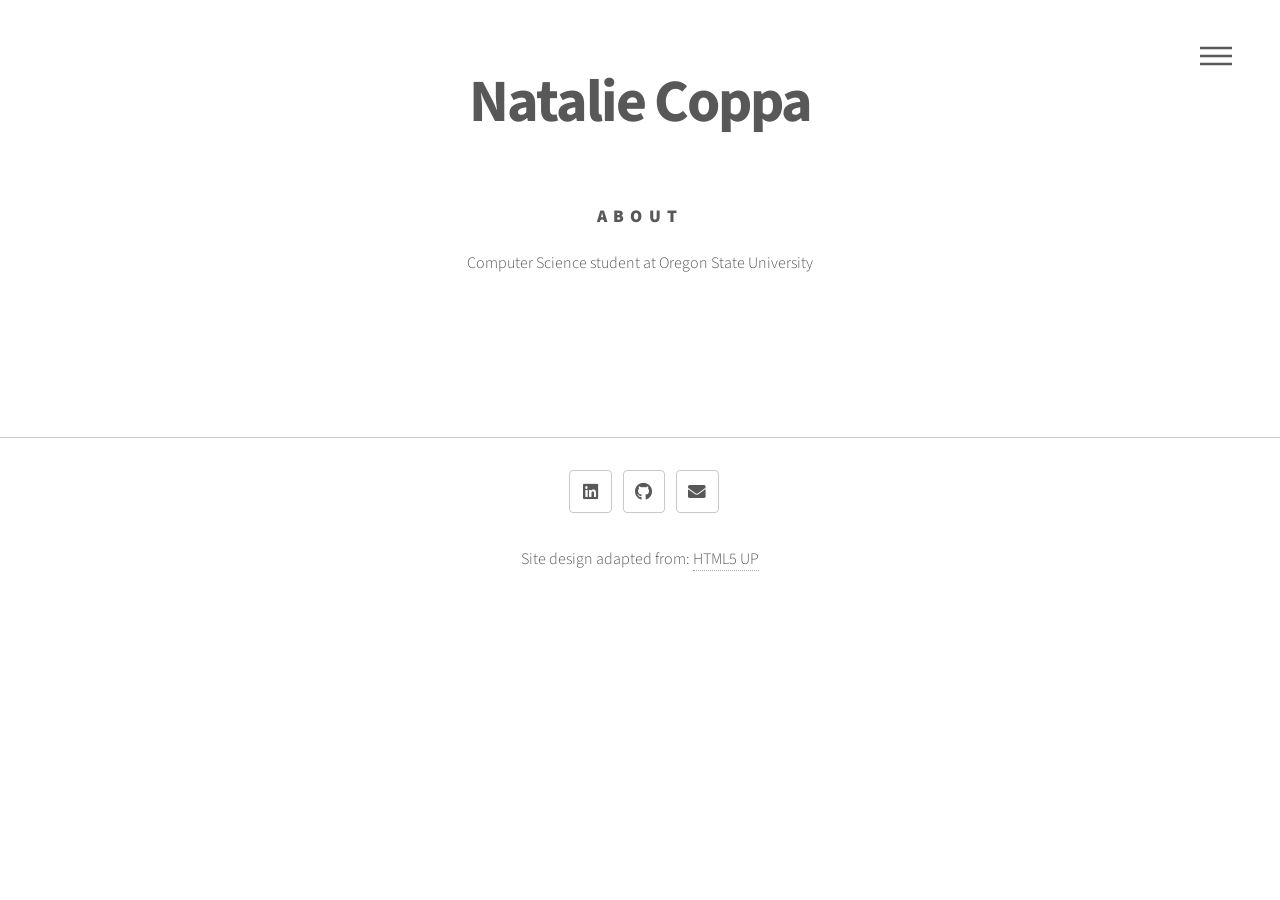
<file: index.html>
<!DOCTYPE HTML>
<!--
	Phantom by HTML5 UP
	html5up.net | @ajlkn
	Free for personal and commercial use under the CCA 3.0 license (html5up.net/license)
-->
<html>
	<head>
		<title>Natalie Coppa</title>
		<meta charset="utf-8" />
		<meta name="viewport" content="width=device-width, initial-scale=1, user-scalable=no" />
		<link rel="stylesheet" href="assets/css/main.css" />
		<noscript><link rel="stylesheet" href="assets/css/noscript.css" /></noscript>
	</head>
	<body class="is-preload">
		<!-- Wrapper -->
			<div id="wrapper">

				<!-- Header -->
					<header id="header">
						<div class="inner">

							<!-- Logo -->
								<a href="index.html" class="logo">
									<h1 class="title">Natalie Coppa</h1>
								</a>

							<!-- Nav -->
								<nav>
									<ul>
										<li><a href="#menu">Menu</a></li>
									</ul>
								</nav>

						</div>
					</header>

				<!-- Menu -->
					<nav id="menu">
						<h2>Menu</h2>
						<ul>
							<li><a href="index.html">Home</a></li>
							<li><a href="resume.html">Resume</a></li>
							<li><a href="projects.html">Projects</a></li>
						</ul>
					</nav>

				<!-- Main -->
					<div id="main">
						<div class="inner">
							<header class="about">
								<div>
								<h2>About</h2>
								<p>Computer Science student at Oregon State University
								</p>
								</div>
							</header>
						</div>
					</div>

				<!-- Footer -->
					<div style="text-align: center; bottom: 0; width:100%;">
						<hr>
						<ul class="icons">
							<li><a href="https://www.linkedin.com/in/nataliecoppa/" class="icon brands style2 fa-linkedin"><span class="label">LinkedIn</span></a></li>
							<li><a href="https://github.com/nataliecoppa" class="icon brands style2 fa-github"><span class="label">GitHub</span></a></li>
							<li><a href="mailto:nataliecoppa99@gmail.com" class="icon solid style2 fa-envelope"><span class="label">Email</span></a></li>
						</ul>
						<p>Site design adapted from: <a href="http://html5up.net">HTML5 UP</a></p>
					</div>

			</div>

		<!-- Scripts -->
			<script src="assets/js/jquery.min.js"></script>
			<script src="assets/js/browser.min.js"></script>
			<script src="assets/js/breakpoints.min.js"></script>
			<script src="assets/js/util.js"></script>
			<script src="assets/js/main.js"></script>

	</body>
</html>
</file>
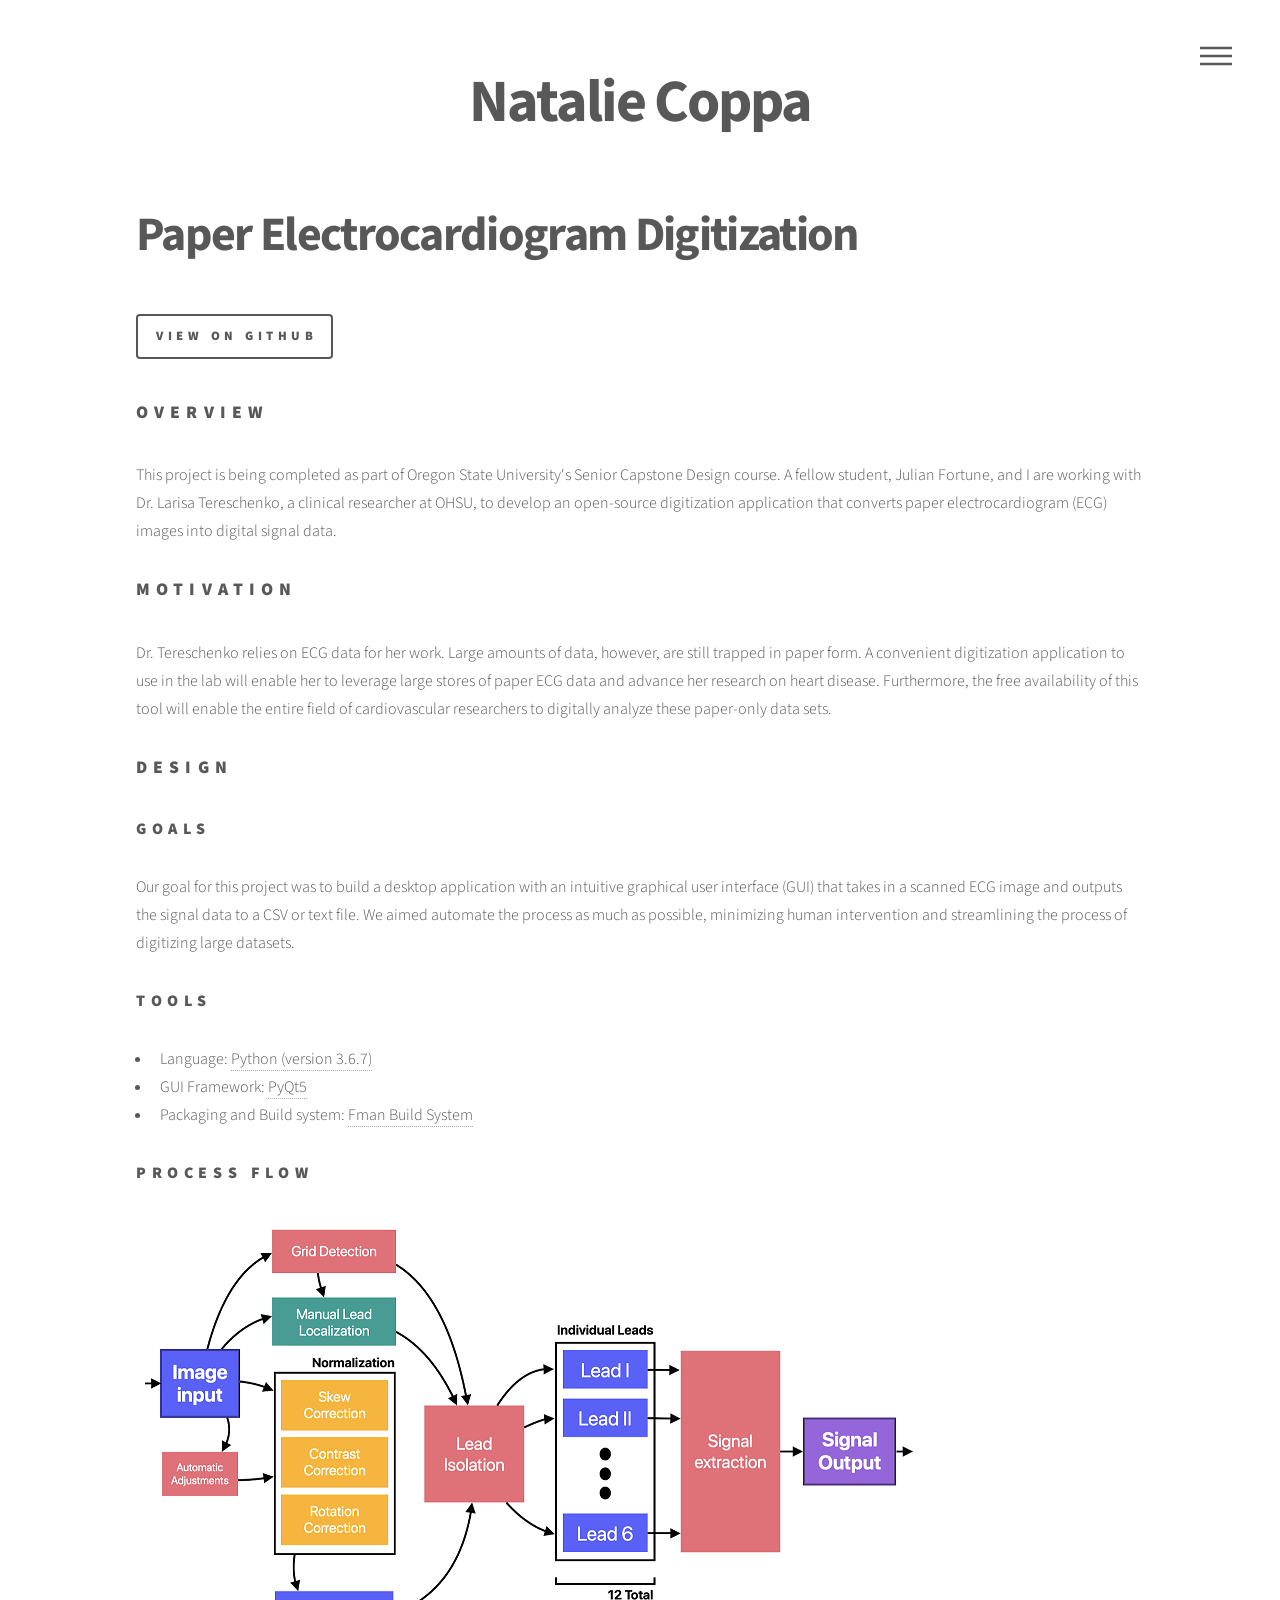
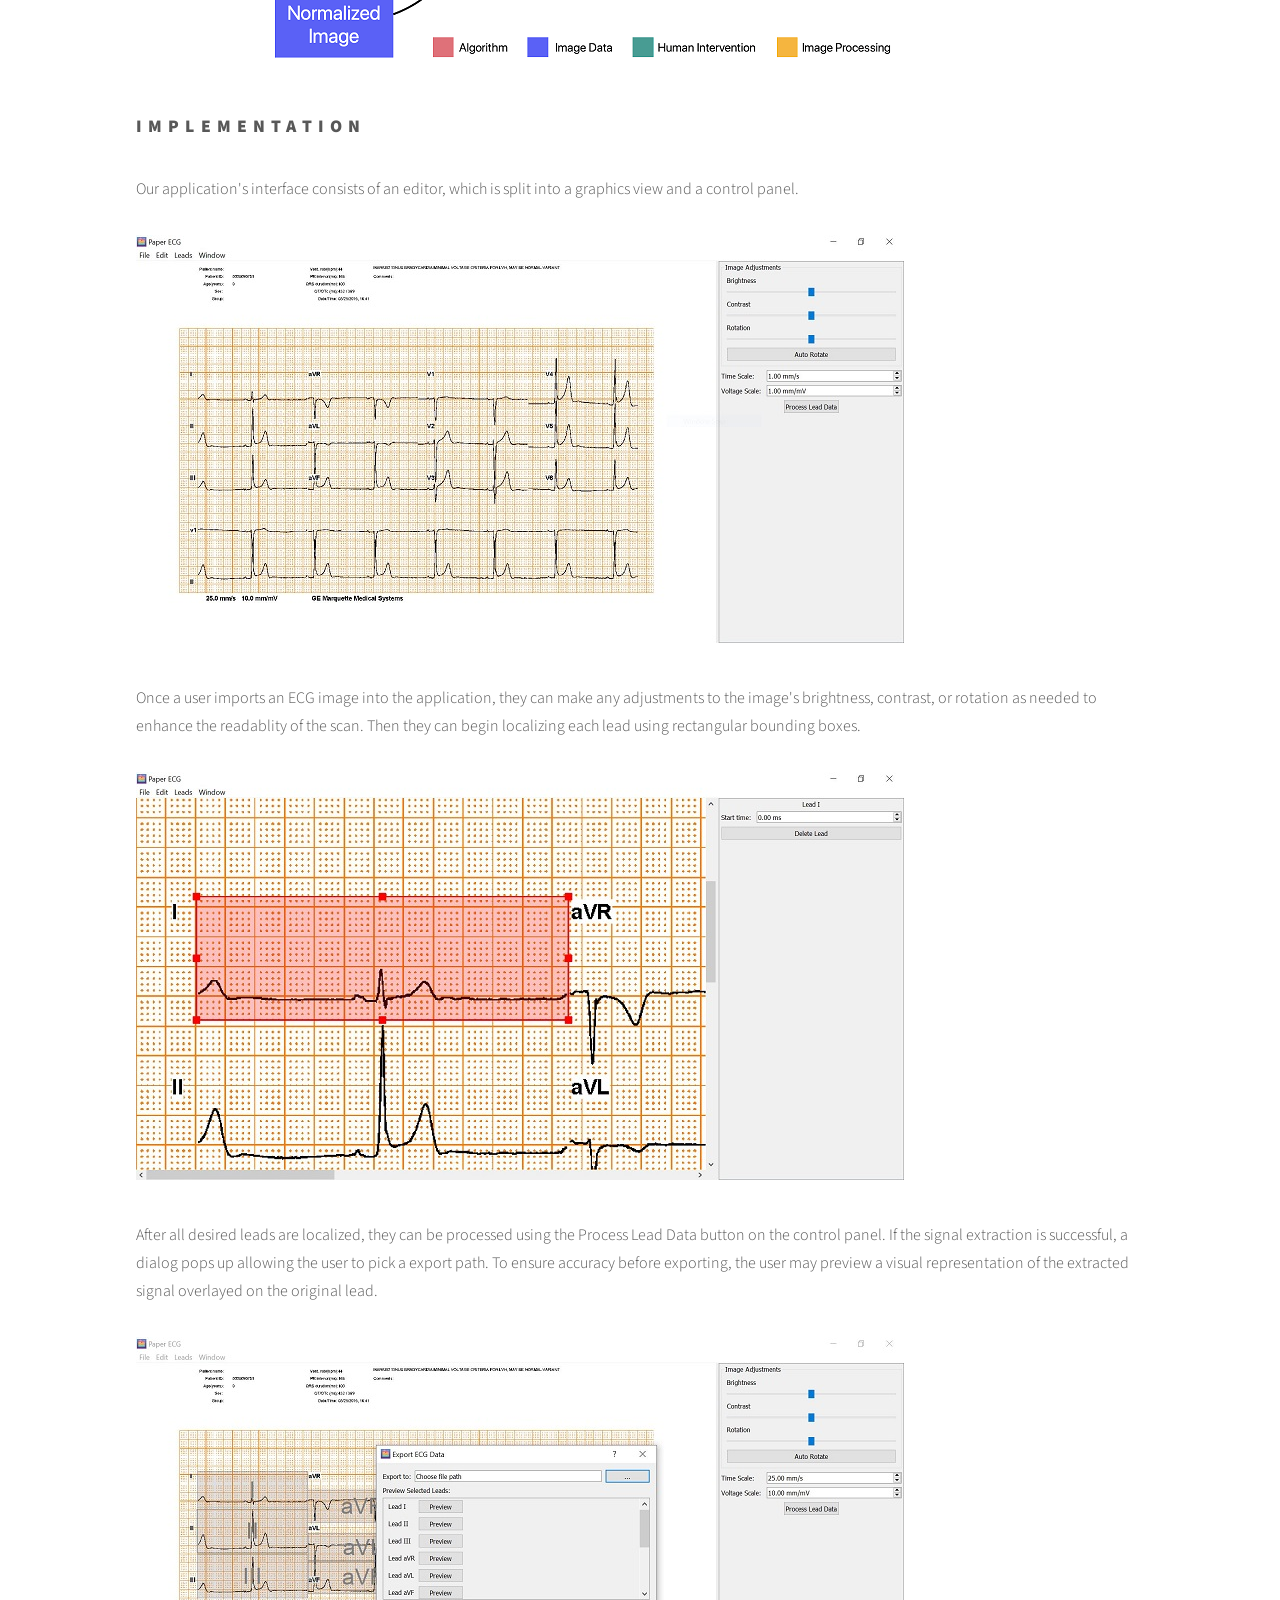
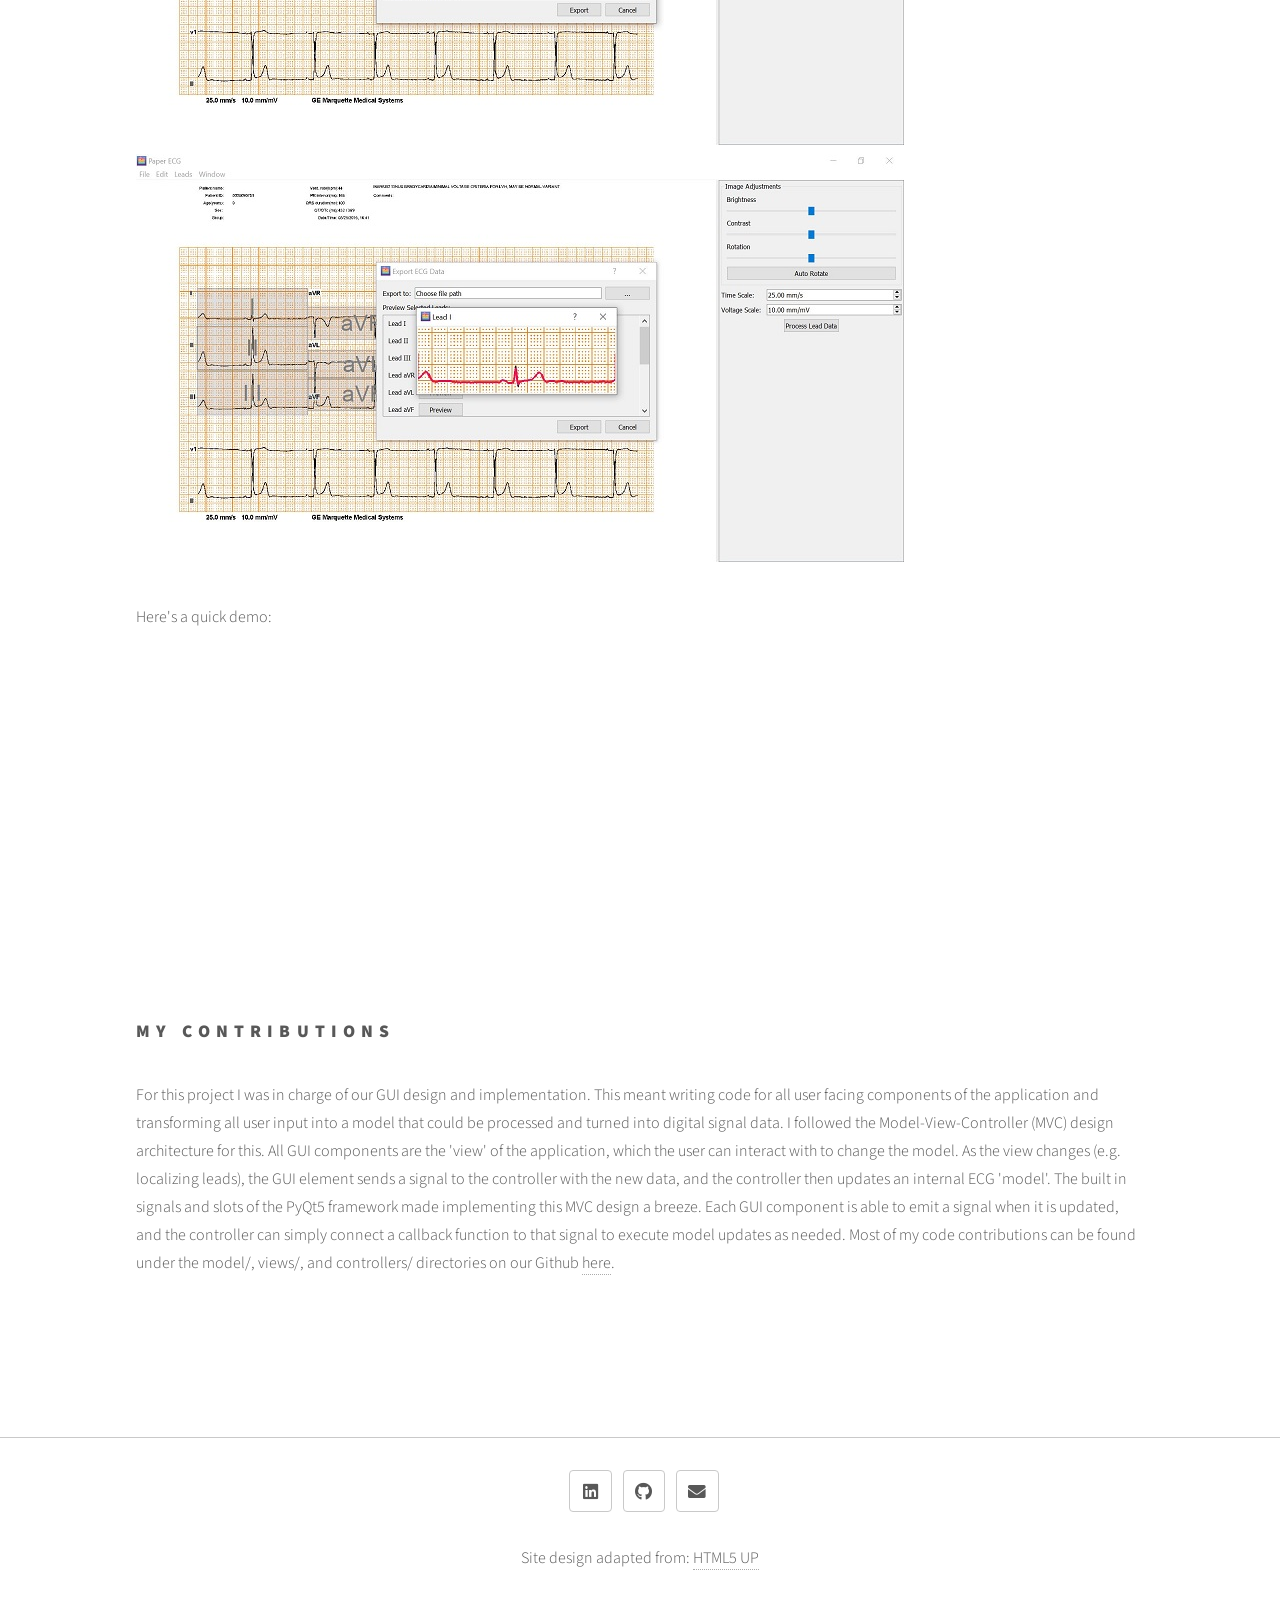
<file: paperECG.html>
<!DOCTYPE HTML>
<!--
	Phantom by HTML5 UP
	html5up.net | @ajlkn
	Free for personal and commercial use under the CCA 3.0 license (html5up.net/license)
-->
<html>
	<head>
		<title>Natalie Coppa - PaperECG</title>
		<meta charset="utf-8" />
		<meta name="viewport" content="width=device-width, initial-scale=1, user-scalable=no" />
		<link rel="stylesheet" href="assets/css/main.css" />
		<noscript><link rel="stylesheet" href="assets/css/noscript.css" /></noscript>
	</head>
	<body class="is-preload">
		<!-- Wrapper -->
			<div id="wrapper">

				<!-- Header -->
					<header id="header">
						<div class="inner">

							<!-- Logo -->
							<a href="index.html" class="logo">
								<h1 class="title">Natalie Coppa</h1>
							</a>

							<!-- Nav -->
								<nav>
									<ul>
										<li><a href="#menu">Menu</a></li>
									</ul>
								</nav>

						</div>
					</header>

				<!-- Menu -->
					<nav id="menu">
						<h2>Menu</h2>
						<ul>
							<li><a href="index.html">Home</a></li>
							<li><a href="resume.html">Resume</a></li>
							<li><a href="projects.html">Projects</a></li>
						</ul>
					</nav>

				<!-- Main -->
					<div id="main">
						<div class="inner">
							<h1 >Paper Electrocardiogram Digitization</h1>
							<ul class="actions">
								<li><a href="https://github.com/Tereshchenkolab/paper-ecg" class="button">View on Github</a></li>
							</ul>
							
							<h2>Overview</h2>
								<p>
									This project is being completed as part of Oregon State University's Senior Capstone Design course. A fellow student, Julian Fortune, and I
									are working with Dr. Larisa Tereschenko, a clinical researcher at OHSU, to develop an open-source digitization application that converts 
									paper electrocardiogram (ECG) images into digital signal data. 	 
								</p>
							<h2>Motivation</h2>
								<p>
									Dr. Tereschenko relies on ECG data for her work. Large amounts of data, however, are still trapped in paper form. A convenient digitization application to use in 
									the lab will enable her to leverage large stores of paper ECG data and advance her research on heart disease. Furthermore, the free availability of this 
									tool will enable the entire field of cardiovascular researchers to digitally analyze these paper-only data sets.
								</p>
							<h2>Design</h2>
								<h3>Goals</h3>
								<p>
									Our goal for this project was to build a desktop application with an intuitive graphical user interface (GUI) that takes in a scanned ECG image
									and outputs the signal data to a CSV or text file. We aimed automate the process as much as possible, minimizing human intervention and streamlining
									the process of digitizing large datasets.
								</p>
								<h3>Tools</h3>
								<p>
									<ul>
										<li>Language: <a href="https://www.python.org/downloads/">Python (version 3.6.7)</a></li>
										<li>GUI Framework: <a hfref="https://pypi.org/project/PyQt5/">PyQt5</a></li>
										<li>Packaging and Build system: <a href="https://build-system.fman.io/">Fman Build System</a></li>
									</ul>
								</p>
								<h3>Process Flow</h3>
								<p>
									<img src="images/paperEcgProcessFlowDiagram(med).png" alt="Process Flow Diagram" width="800" height="456">
								</p>
							<h2>Implementation</h2>
								<p>
									Our application's interface consists of an editor, which is split into a graphics view and a control panel.
									<p>
										<img src="images/paperEcgInitialScreen(med).jpg" alt="Initial Application Screen" width="768" height="408">
									</p>
								</p>
								<p>
									Once a user imports an ECG image into the application, they can make any adjustments to the image's brightness, contrast, or rotation as needed to
									enhance the readablity of the scan. Then they can begin localizing each lead using rectangular bounding boxes.
									<p>
										<img src="images/paperEcgLeadSelection(med).jpg" alt="Lead Localization" width="768" height="408">
									</p>
								</p>
								<p>
									After all desired leads are localized, they can be processed using the Process Lead Data button on the control panel. If the signal extraction is successful,
									a dialog pops up allowing the user to pick a export path. To ensure accuracy before exporting, the user may preview a visual representation of the extracted signal 
									overlayed on the original lead.
									<p>
										<img src="images/paperEcgExportDialog(med).jpg" alt="Export Dialog" width="768" height="408">
										<img src="images/paperEcgLeadPreview(med).jpg" alt="Lead Preview" width="768" height="408">
									</p>
								</p>
								<p>Here's a quick demo: </p>
								<p>
									<iframe width="560" height="315" src="https://www.youtube.com/embed/8eldQaJK0P8" title="YouTube video player" frameborder="0" allow="accelerometer; autoplay; clipboard-write; encrypted-media; gyroscope; picture-in-picture" allowfullscreen></iframe>
								</p>
								<h2>My Contributions</h2>
								<p>
									For this project I was in charge of our GUI design and implementation. This meant writing code for all user facing components of the
									application and transforming all user input into a model that could be processed and turned into digital signal data. I followed the Model-View-Controller (MVC)
									design architecture for this. All GUI components are the 'view' of the application, which the user can interact with to change the model. As the view changes (e.g. localizing leads),
									the GUI element sends a signal to the controller with the new data, and the controller then updates an internal ECG 'model'. The built in signals and slots of the PyQt5 framework made
									implementing this MVC design a breeze. Each GUI component is able to emit a signal when it is updated, and the controller can simply connect a callback function to that signal to execute
									model updates as needed. Most of my code contributions can be found under the model/, views/, and controllers/ directories on our Github 
									<a href="https://github.com/Tereshchenkolab/paper-ecg/tree/master/src/main/python">here</a>.
								</p>
						</div>
					</div>

				<!-- Footer -->
					<div style="text-align: center; bottom: 0; width:100%;">
						<hr>
						<ul class="icons">
							<li><a href="https://www.linkedin.com/in/nataliecoppa/" class="icon brands style2 fa-linkedin"><span class="label">LinkedIn</span></a></li>
							<li><a href="https://github.com/nataliecoppa" class="icon brands style2 fa-github"><span class="label">GitHub</span></a></li>
							<li><a href="mailto:nataliecoppa99@gmail.com" class="icon solid style2 fa-envelope"><span class="label">Email</span></a></li>
						</ul>
						<p>Site design adapted from: <a href="http://html5up.net">HTML5 UP</a></p>
					</div>
			</div>

		<!-- Scripts -->
			<script src="assets/js/jquery.min.js"></script>
			<script src="assets/js/browser.min.js"></script>
			<script src="assets/js/breakpoints.min.js"></script>
			<script src="assets/js/util.js"></script>
			<script src="assets/js/main.js"></script>

	</body>
</html>
</file>
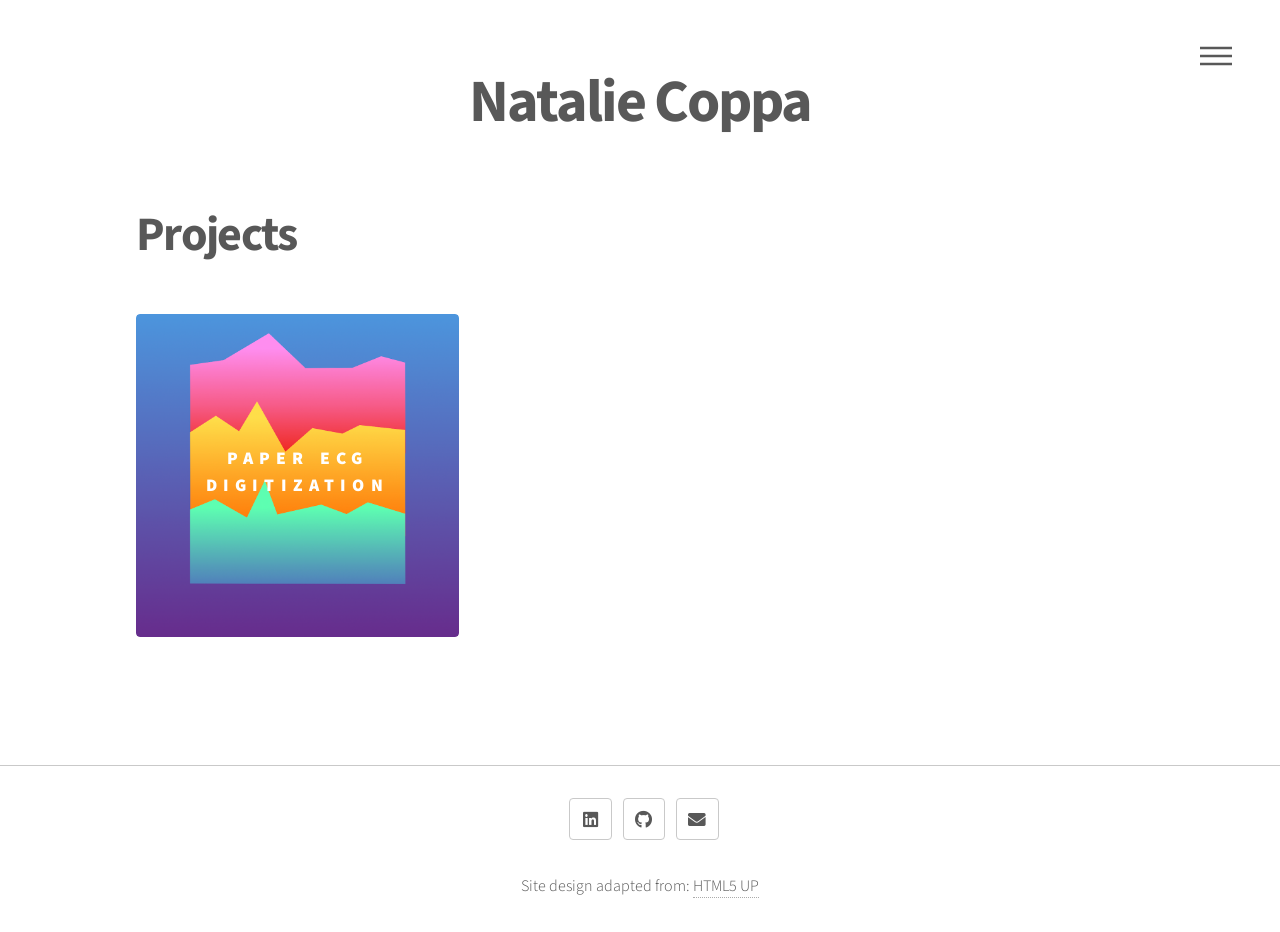
<file: projects.html>
<!DOCTYPE HTML>
<!--
	Phantom by HTML5 UP
	html5up.net | @ajlkn
	Free for personal and commercial use under the CCA 3.0 license (html5up.net/license)
-->
<html>
	<head>
		<title>Natalie Coppa - Projects</title>
		<meta charset="utf-8" />
		<meta name="viewport" content="width=device-width, initial-scale=1, user-scalable=no" />
		<link rel="stylesheet" href="assets/css/main.css" />
		<noscript><link rel="stylesheet" href="assets/css/noscript.css" /></noscript>
	</head>
	<body class="is-preload">
		<!-- Wrapper -->
			<div id="wrapper">

				<!-- Header -->
					<header id="header">
						<div class="inner">

							<!-- Logo -->
								<a href="index.html" class="logo">
									<h1 class="title">Natalie Coppa</h1>
								</a>

							<!-- Nav -->
								<nav>
									<ul>
										<li><a href="#menu">Menu</a></li>
									</ul>
								</nav>

						</div>
					</header>

				<!-- Menu -->
					<nav id="menu">
						<h2>Menu</h2>
						<ul>
							<li><a href="index.html">Home</a></li>
							<li><a href="resume.html">Resume</a></li>
							<li><a href="projects.html">Projects</a></li>
						</ul>
					</nav>

				<!-- Main -->
					<div id="main">
						<div class="inner">
							<h1>Projects</h1>
							<section class="tiles">
								<article class="style1">
									<span class="image">
										<img src="images/icon.png" alt="" />
									</span>
									<a href="paperECG.html">
										<h2>Paper ECG Digitization</h2>
										<div class="content">
											<p>An application to convert paper ECG scans into digital signals</p>
										</div>
									</a>
								</article>
							</section>
						</div>
					</div>

				<!-- Footer -->
					<div style="text-align: center; bottom: 0; width: 100%; margin: 0 0 2em 0;">
						<hr>
						<ul class="icons">
							<li><a href="https://www.linkedin.com/in/nataliecoppa/" class="icon brands style2 fa-linkedin"><span class="label">LinkedIn</span></a></li>
							<li><a href="https://github.com/nataliecoppa" class="icon brands style2 fa-github"><span class="label">GitHub</span></a></li>
							<li><a href="mailto:nataliecoppa99@gmail.com" class="icon solid style2 fa-envelope"><span class="label">Email</span></a></li>
						</ul>
						<p>Site design adapted from: <a href="http://html5up.net">HTML5 UP</a></p>
					</div>

			</div>

		<!-- Scripts -->
			<script src="assets/js/jquery.min.js"></script>
			<script src="assets/js/browser.min.js"></script>
			<script src="assets/js/breakpoints.min.js"></script>
			<script src="assets/js/util.js"></script>
			<script src="assets/js/main.js"></script>

	</body>
</html>
</file>
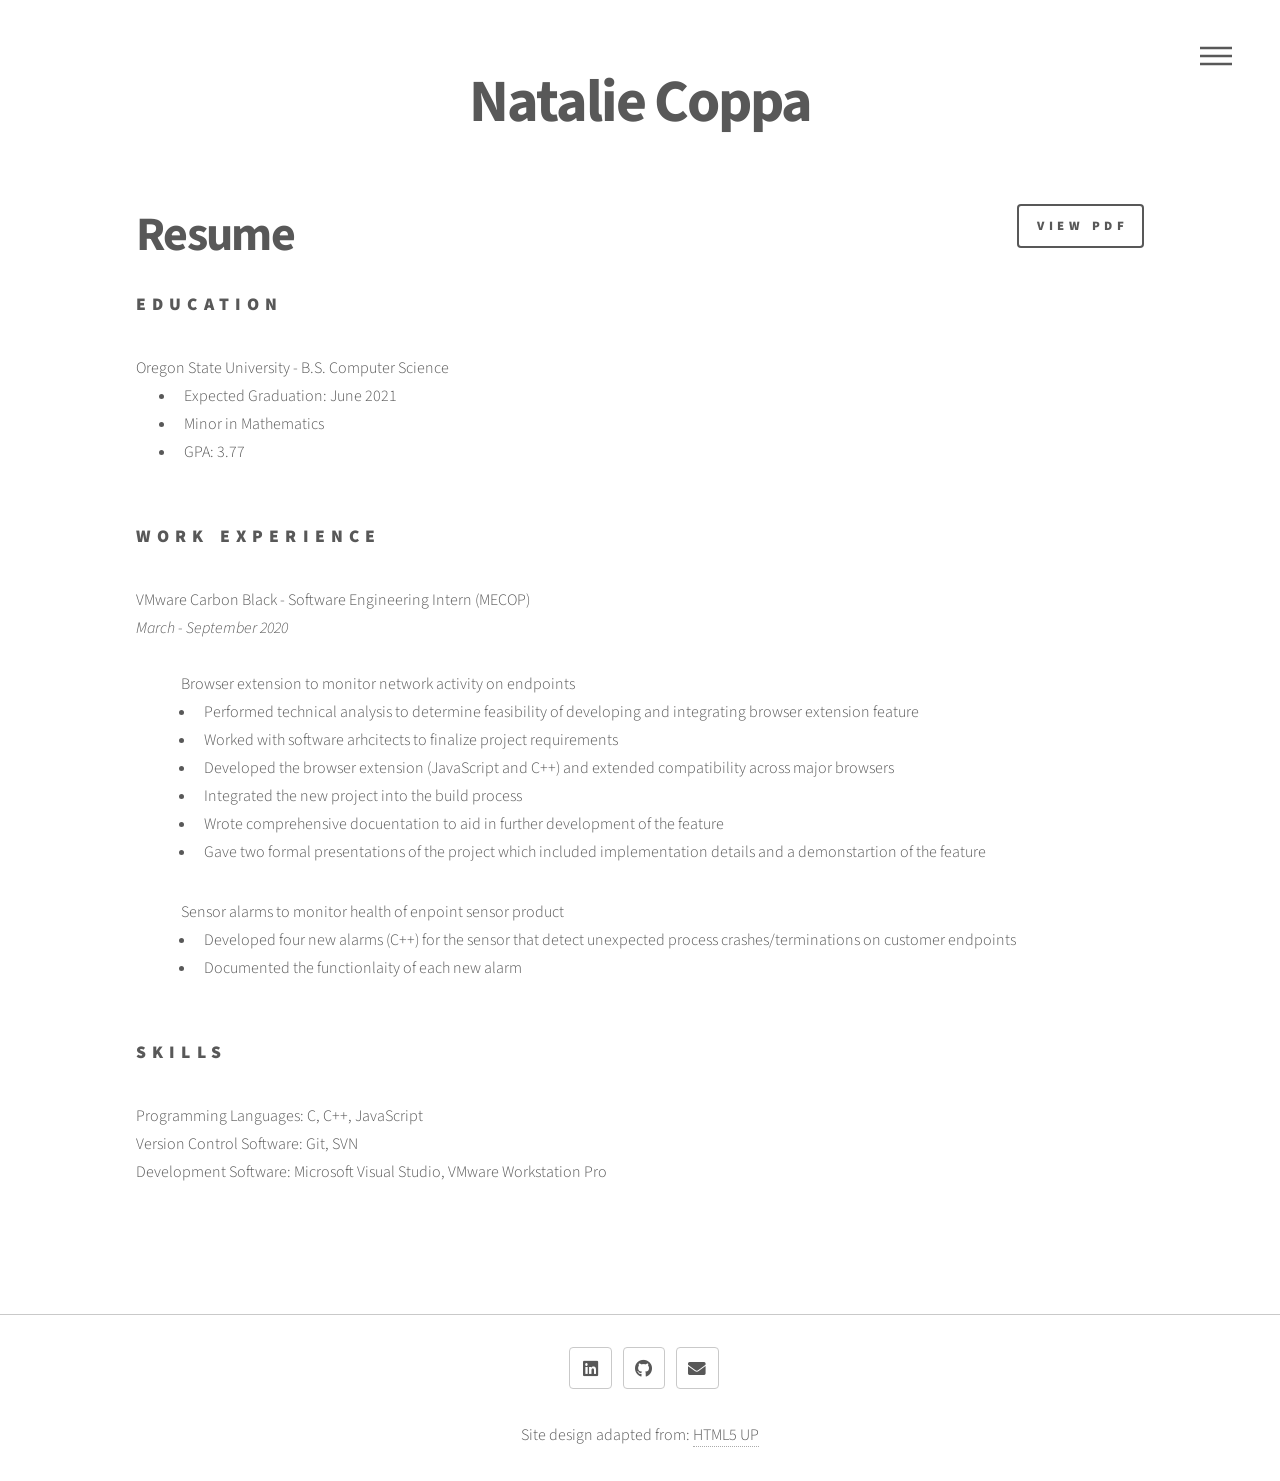
<file: resume.html>
<!DOCTYPE HTML>
<!--
	Phantom by HTML5 UP
	html5up.net | @ajlkn
	Free for personal and commercial use under the CCA 3.0 license (html5up.net/license)
-->
<html>
	<head>
		<title>Natalie Coppa - Resume</title>
		<meta charset="utf-8" />
		<meta name="viewport" content="width=device-width, initial-scale=1, user-scalable=no" />
		<link rel="stylesheet" href="assets/css/main.css" />
		<noscript><link rel="stylesheet" href="assets/css/noscript.css" /></noscript>
	</head>
	<body class="is-preload">
		<!-- Wrapper -->
			<div id="wrapper">

				<!-- Header -->
					<header id="header">
						<div class="inner">

							<!-- Logo -->
							<a href="index.html" class="logo">
								<h1 class="title">Natalie Coppa</h1>
							</a>

							<!-- Nav -->
								<nav>
									<ul>
										<li><a href="#menu">Menu</a></li>
									</ul>
								</nav>

						</div>
					</header>

				<!-- Menu -->
					<nav id="menu">
						<h2>Menu</h2>
						<ul>
							<li><a href="index.html">Home</a></li>
							<li><a href="resume.html">Resume</a></li>
							<li><a href="projects.html">Projects</a></li>
						</ul>
					</nav>

				<!-- Main -->
					<div id="main">
						<div class="inner" id="resume">
							<h1 style="display: inline;">Resume</h1>
							<ul class="actions" style="float:right">
								<li><a href="NatalieCoppaResume.pdf" class="button">View PDF</a></li>
							</ul>
							<div id="resumeeducation">
								<h2><br/>Education</h2>
								<p>Oregon State University - B.S. Computer Science </p>
								<ul>
									<li>Expected Graduation: June 2021</li>
									<li>Minor in Mathematics</li>
									<li>GPA: 3.77</li>
								</ul>
							</div>
							<div id="resume-experience">
								<h2><br/>Work Experience</h2>								
								<p>VMware Carbon Black - Software Engineering Intern (MECOP)</p>
								<p><i>March - September 2020</i></p>
								<p id="project-title"><br/>Browser extension to monitor network activity on endpoints</p>
								<ul>
									<li>Performed technical analysis to determine feasibility of developing and integrating browser extension feature</li>
									<li>Worked with software arhcitects to finalize project requirements</li>
									<li>Developed the browser extension (JavaScript and C++) and extended compatibility across major browsers</li>
									<li>Integrated the new project into the build process</li>
									<li>Wrote comprehensive docuentation to aid in further development of the feature</li>
									<li>Gave two formal presentations of the project which included implementation details and a demonstartion of the feature</li>
								</ul>
								<p id="project-title">Sensor alarms to monitor health of enpoint sensor product</p>
								<ul>
									<li>Developed four new alarms (C++) for the sensor that detect unexpected process crashes/terminations on customer endpoints</li>
									<li>Documented the functionlaity of each new alarm</li>
								</ul>
							</div>
							<div id="resumeskills">
								<h2><br/>Skills</h2>	
								<p>
									Programming Languages: C, C++, JavaScript <br/>
									Version Control Software: Git, SVN <br/>
									Development Software: Microsoft Visual Studio, VMware Workstation Pro
								</p>
								
							</div>
						</div>
					</div>

				<!-- Footer -->
					<div style="text-align: center; bottom: 0; width:100%;">
						<hr>
						<ul class="icons">
							<li><a href="https://www.linkedin.com/in/nataliecoppa/" class="icon brands style2 fa-linkedin"><span class="label">LinkedIn</span></a></li>
							<li><a href="https://github.com/nataliecoppa" class="icon brands style2 fa-github"><span class="label">GitHub</span></a></li>
							<li><a href="mailto:nataliecoppa99@gmail.com" class="icon solid style2 fa-envelope"><span class="label">Email</span></a></li>
						</ul>
						<p>Site design adapted from: <a href="http://html5up.net">HTML5 UP</a></p>
					</div>

			</div>

		<!-- Scripts -->
			<script src="assets/js/jquery.min.js"></script>
			<script src="assets/js/browser.min.js"></script>
			<script src="assets/js/breakpoints.min.js"></script>
			<script src="assets/js/util.js"></script>
			<script src="assets/js/main.js"></script>

	</body>
</html>
</file>
<file: assets/css/noscript.css>
/*
	Phantom by HTML5 UP
	html5up.net | @ajlkn
	Free for personal and commercial use under the CCA 3.0 license (html5up.net/license)
*/

/* Tiles */

	body.is-preload .tiles article {
		-moz-transform: none;
		-webkit-transform: none;
		-ms-transform: none;
		transform: none;
		opacity: 1;
	}
</file>
<file: assets/css/main.css>
@import url(fontawesome-all.min.css);
@import url("https://fonts.googleapis.com/css?family=Source+Sans+Pro:300,700,900");

/*
	Phantom by HTML5 UP
	html5up.net | @ajlkn
	Free for personal and commercial use under the CCA 3.0 license (html5up.net/license)
*/

html, body, div, span, applet, object,
iframe, h1, h2, h3, h4, h5, h6, p, blockquote,
pre, a, abbr, acronym, address, big, cite,
code, del, dfn, em, img, ins, kbd, q, s, samp,
small, strike, strong, sub, sup, tt, var, b,
u, i, center, dl, dt, dd, ol, ul, li, fieldset,
form, label, legend, table, caption, tbody,
tfoot, thead, tr, th, td, article, aside,
canvas, details, embed, figure, figcaption,
footer, header, hgroup, menu, nav, output, ruby,
section, summary, time, mark, audio, video {
	margin: 0;
	padding: 0;
	border: 0;
	font-size: 100%;
	font: inherit;
	vertical-align: baseline;}

article, aside, details, figcaption, figure,
footer, header, hgroup, menu, nav, section {
	display: block;}

body {
	line-height: 1;
}

ol, ul {
	list-style: none;
}

blockquote, q {
	quotes: none;
}

	blockquote:before, blockquote:after, q:before, q:after {
		content: '';
		content: none;
	}

table {
	border-collapse: collapse;
	border-spacing: 0;
}

body {
	-webkit-text-size-adjust: none;
}

mark {
	background-color: transparent;
	color: inherit;
}

input::-moz-focus-inner {
	border: 0;
	padding: 0;
}

input, select, textarea {
	-moz-appearance: none;
	-webkit-appearance: none;
	-ms-appearance: none;
	appearance: none;
}

/* Basic */

	@-ms-viewport {
		width: device-width;
	}

	body {
		-ms-overflow-style: scrollbar;
	}

	@media screen and (max-width: 480px) {

		html, body {
			min-width: 320px;
		}

	}

	html {
		box-sizing: border-box;
	}

	*, *:before, *:after {
		box-sizing: inherit;
	}

	body {
		background: #ffffff;
	}

		body.is-preload *, body.is-preload *:before, body.is-preload *:after {
			-moz-animation: none !important;
			-webkit-animation: none !important;
			-ms-animation: none !important;
			animation: none !important;
			-moz-transition: none !important;
			-webkit-transition: none !important;
			-ms-transition: none !important;
			transition: none !important;
		}

/* Type */

	body, input, select, textarea {
		color: #585858;
		font-family: "Source Sans Pro", Helvetica, sans-serif;
		font-size: 16pt;
		font-weight: 300;
		line-height: 1.75;
	}

		@media screen and (max-width: 1680px) {

			body, input, select, textarea {
				font-size: 14pt;
			}

		}

		@media screen and (max-width: 1280px) {

			body, input, select, textarea {
				font-size: 12pt;
			}

		}

	a {
		-moz-transition: border-bottom-color 0.2s ease, color 0.2s ease;
		-webkit-transition: border-bottom-color 0.2s ease, color 0.2s ease;
		-ms-transition: border-bottom-color 0.2s ease, color 0.2s ease;
		transition: border-bottom-color 0.2s ease, color 0.2s ease;
		text-decoration: none;
		color: #585858;
		border-bottom: dotted 1px rgba(88, 88, 88, 0.5);
	}

		a:hover {
			border-bottom-color: transparent;
			color: #66bbec !important;
		}

	strong, b {
		font-weight: 900;
	}

	em, i {
		font-style: italic;
	}

	p {
		margin: 0 0 2em 0;
	}

	h1 {
		font-size: 3em;
		font-weight: 700;
		line-height: 1.3;
		margin: 0 0 1em 0;
		letter-spacing: -0.035em;
	}

		h1 a {
			color: inherit;
		}

		@media screen and (max-width: 736px) {

			h1 {
				font-size: 2em;
				margin: 0 0 1em 0;
			}

		}

		@media screen and (max-width: 360px) {

			h1 {
				font-size: 1.75em;
			}

		}

	h2, h3, h4, h5, h6 {
		font-weight: 900;
		line-height: 1.5;
		margin: 0 0 2em 0;
		text-transform: uppercase;
		letter-spacing: 0.35em;
	}

		h2 a, h3 a, h4 a, h5 a, h6 a {
			color: inherit;
		}

	h2 {
		font-size: 1.1em;
	}

	h3 {
		font-size: 1em;
	}

	h4 {
		font-size: 0.8em;
	}

	h5 {
		font-size: 0.8em;
	}

	h6 {
		font-size: 0.8em;
	}

	@media screen and (max-width: 980px) {

		h1 br, h2 br, h3 br, h4 br, h5 br, h6 br {
			display: none;
		}

	}

	@media screen and (max-width: 736px) {

		h2 {
			font-size: 1em;
		}

		h3 {
			font-size: 0.8em;
		}

	}

	sub {
		font-size: 0.8em;
		position: relative;
		top: 0.5em;
	}

	sup {
		font-size: 0.8em;
		position: relative;
		top: -0.5em;
	}

	blockquote {
		border-left: solid 4px #c9c9c9;
		font-style: italic;
		margin: 0 0 2em 0;
		padding: 0.5em 0 0.5em 2em;
	}

	code {
		background: rgba(144, 144, 144, 0.075);
		border-radius: 4px;
		border: solid 1px #c9c9c9;
		font-family: "Courier New", monospace;
		font-size: 0.9em;
		margin: 0 0.25em;
		padding: 0.25em 0.65em;
	}

	pre {
		-webkit-overflow-scrolling: touch;
		font-family: "Courier New", monospace;
		font-size: 0.9em;
		margin: 0 0 2em 0;
	}

		pre code {
			display: block;
			line-height: 1.75;
			padding: 1em 1.5em;
			overflow-x: auto;
		}

	hr {
		border: 0;
		border-bottom: solid 1px #c9c9c9;
		margin: 2em 0;
	}

		hr.major {
			margin: 3em 0;
		}

	.align-left {
		text-align: left;
	}

	.align-center {
		text-align: center;
	}

	.align-right {
		text-align: right;
	}

/* Row */

	.row {
		display: flex;
		flex-wrap: wrap;
		box-sizing: border-box;
		align-items: stretch;
	}

		.row > * {
			box-sizing: border-box;
		}

		.row.gtr-uniform > * > :last-child {
			margin-bottom: 0;
		}

		.row.aln-left {
			justify-content: flex-start;
		}

		.row.aln-center {
			justify-content: center;
		}

		.row.aln-right {
			justify-content: flex-end;
		}

		.row.aln-top {
			align-items: flex-start;
		}

		.row.aln-middle {
			align-items: center;
		}

		.row.aln-bottom {
			align-items: flex-end;
		}

		.row > .imp {
			order: -1;
		}

		.row > .col-1 {
			width: 8.33333%;
		}

		.row > .off-1 {
			margin-left: 8.33333%;
		}

		.row > .col-2 {
			width: 16.66667%;
		}

		.row > .off-2 {
			margin-left: 16.66667%;
		}

		.row > .col-3 {
			width: 25%;
		}

		.row > .off-3 {
			margin-left: 25%;
		}

		.row > .col-4 {
			width: 33.33333%;
		}

		.row > .off-4 {
			margin-left: 33.33333%;
		}

		.row > .col-5 {
			width: 41.66667%;
		}

		.row > .off-5 {
			margin-left: 41.66667%;
		}

		.row > .col-6 {
			width: 50%;
		}

		.row > .off-6 {
			margin-left: 50%;
		}

		.row > .col-7 {
			width: 58.33333%;
		}

		.row > .off-7 {
			margin-left: 58.33333%;
		}

		.row > .col-8 {
			width: 66.66667%;
		}

		.row > .off-8 {
			margin-left: 66.66667%;
		}

		.row > .col-9 {
			width: 75%;
		}

		.row > .off-9 {
			margin-left: 75%;
		}

		.row > .col-10 {
			width: 83.33333%;
		}

		.row > .off-10 {
			margin-left: 83.33333%;
		}

		.row > .col-11 {
			width: 91.66667%;
		}

		.row > .off-11 {
			margin-left: 91.66667%;
		}

		.row > .col-12 {
			width: 100%;
		}

		.row > .off-12 {
			margin-left: 100%;
		}

		.row.gtr-0 {
			margin-top: 0;
			margin-left: 0em;
		}

			.row.gtr-0 > * {
				padding: 0 0 0 0em;
			}

			.row.gtr-0.gtr-uniform {
				margin-top: 0em;
			}

				.row.gtr-0.gtr-uniform > * {
					padding-top: 0em;
				}

		.row.gtr-25 {
			margin-top: 0;
			margin-left: -0.5em;
		}

			.row.gtr-25 > * {
				padding: 0 0 0 0.5em;
			}

			.row.gtr-25.gtr-uniform {
				margin-top: -0.5em;
			}

				.row.gtr-25.gtr-uniform > * {
					padding-top: 0.5em;
				}

		.row.gtr-50 {
			margin-top: 0;
			margin-left: -1em;
		}

			.row.gtr-50 > * {
				padding: 0 0 0 1em;
			}

			.row.gtr-50.gtr-uniform {
				margin-top: -1em;
			}

				.row.gtr-50.gtr-uniform > * {
					padding-top: 1em;
				}

		.row {
			margin-top: 0;
			margin-left: -2em;
		}

			.row > * {
				padding: 0 0 0 2em;
			}

			.row.gtr-uniform {
				margin-top: -2em;
			}

				.row.gtr-uniform > * {
					padding-top: 2em;
				}

		.row.gtr-150 {
			margin-top: 0;
			margin-left: -3em;
		}

			.row.gtr-150 > * {
				padding: 0 0 0 3em;
			}

			.row.gtr-150.gtr-uniform {
				margin-top: -3em;
			}

				.row.gtr-150.gtr-uniform > * {
					padding-top: 3em;
				}

		.row.gtr-200 {
			margin-top: 0;
			margin-left: -4em;
		}

			.row.gtr-200 > * {
				padding: 0 0 0 4em;
			}

			.row.gtr-200.gtr-uniform {
				margin-top: -4em;
			}

				.row.gtr-200.gtr-uniform > * {
					padding-top: 4em;
				}

		@media screen and (max-width: 1680px) {

			.row {
				display: flex;
				flex-wrap: wrap;
				box-sizing: border-box;
				align-items: stretch;
			}

				.row > * {
					box-sizing: border-box;
				}

				.row.gtr-uniform > * > :last-child {
					margin-bottom: 0;
				}

				.row.aln-left {
					justify-content: flex-start;
				}

				.row.aln-center {
					justify-content: center;
				}

				.row.aln-right {
					justify-content: flex-end;
				}

				.row.aln-top {
					align-items: flex-start;
				}

				.row.aln-middle {
					align-items: center;
				}

				.row.aln-bottom {
					align-items: flex-end;
				}

				.row > .imp-xlarge {
					order: -1;
				}

				.row > .col-1-xlarge {
					width: 8.33333%;
				}

				.row > .off-1-xlarge {
					margin-left: 8.33333%;
				}

				.row > .col-2-xlarge {
					width: 16.66667%;
				}

				.row > .off-2-xlarge {
					margin-left: 16.66667%;
				}

				.row > .col-3-xlarge {
					width: 25%;
				}

				.row > .off-3-xlarge {
					margin-left: 25%;
				}

				.row > .col-4-xlarge {
					width: 33.33333%;
				}

				.row > .off-4-xlarge {
					margin-left: 33.33333%;
				}

				.row > .col-5-xlarge {
					width: 41.66667%;
				}

				.row > .off-5-xlarge {
					margin-left: 41.66667%;
				}

				.row > .col-6-xlarge {
					width: 50%;
				}

				.row > .off-6-xlarge {
					margin-left: 50%;
				}

				.row > .col-7-xlarge {
					width: 58.33333%;
				}

				.row > .off-7-xlarge {
					margin-left: 58.33333%;
				}

				.row > .col-8-xlarge {
					width: 66.66667%;
				}

				.row > .off-8-xlarge {
					margin-left: 66.66667%;
				}

				.row > .col-9-xlarge {
					width: 75%;
				}

				.row > .off-9-xlarge {
					margin-left: 75%;
				}

				.row > .col-10-xlarge {
					width: 83.33333%;
				}

				.row > .off-10-xlarge {
					margin-left: 83.33333%;
				}

				.row > .col-11-xlarge {
					width: 91.66667%;
				}

				.row > .off-11-xlarge {
					margin-left: 91.66667%;
				}

				.row > .col-12-xlarge {
					width: 100%;
				}

				.row > .off-12-xlarge {
					margin-left: 100%;
				}

				.row.gtr-0 {
					margin-top: 0;
					margin-left: 0em;
				}

					.row.gtr-0 > * {
						padding: 0 0 0 0em;
					}

					.row.gtr-0.gtr-uniform {
						margin-top: 0em;
					}

						.row.gtr-0.gtr-uniform > * {
							padding-top: 0em;
						}

				.row.gtr-25 {
					margin-top: 0;
					margin-left: -0.5em;
				}

					.row.gtr-25 > * {
						padding: 0 0 0 0.5em;
					}

					.row.gtr-25.gtr-uniform {
						margin-top: -0.5em;
					}

						.row.gtr-25.gtr-uniform > * {
							padding-top: 0.5em;
						}

				.row.gtr-50 {
					margin-top: 0;
					margin-left: -1em;
				}

					.row.gtr-50 > * {
						padding: 0 0 0 1em;
					}

					.row.gtr-50.gtr-uniform {
						margin-top: -1em;
					}

						.row.gtr-50.gtr-uniform > * {
							padding-top: 1em;
						}

				.row {
					margin-top: 0;
					margin-left: -2em;
				}

					.row > * {
						padding: 0 0 0 2em;
					}

					.row.gtr-uniform {
						margin-top: -2em;
					}

						.row.gtr-uniform > * {
							padding-top: 2em;
						}

				.row.gtr-150 {
					margin-top: 0;
					margin-left: -3em;
				}

					.row.gtr-150 > * {
						padding: 0 0 0 3em;
					}

					.row.gtr-150.gtr-uniform {
						margin-top: -3em;
					}

						.row.gtr-150.gtr-uniform > * {
							padding-top: 3em;
						}

				.row.gtr-200 {
					margin-top: 0;
					margin-left: -4em;
				}

					.row.gtr-200 > * {
						padding: 0 0 0 4em;
					}

					.row.gtr-200.gtr-uniform {
						margin-top: -4em;
					}

						.row.gtr-200.gtr-uniform > * {
							padding-top: 4em;
						}

		}

		@media screen and (max-width: 1280px) {

			.row {
				display: flex;
				flex-wrap: wrap;
				box-sizing: border-box;
				align-items: stretch;
			}

				.row > * {
					box-sizing: border-box;
				}

				.row.gtr-uniform > * > :last-child {
					margin-bottom: 0;
				}

				.row.aln-left {
					justify-content: flex-start;
				}

				.row.aln-center {
					justify-content: center;
				}

				.row.aln-right {
					justify-content: flex-end;
				}

				.row.aln-top {
					align-items: flex-start;
				}

				.row.aln-middle {
					align-items: center;
				}

				.row.aln-bottom {
					align-items: flex-end;
				}

				.row > .imp-large {
					order: -1;
				}

				.row > .col-1-large {
					width: 8.33333%;
				}

				.row > .off-1-large {
					margin-left: 8.33333%;
				}

				.row > .col-2-large {
					width: 16.66667%;
				}

				.row > .off-2-large {
					margin-left: 16.66667%;
				}

				.row > .col-3-large {
					width: 25%;
				}

				.row > .off-3-large {
					margin-left: 25%;
				}

				.row > .col-4-large {
					width: 33.33333%;
				}

				.row > .off-4-large {
					margin-left: 33.33333%;
				}

				.row > .col-5-large {
					width: 41.66667%;
				}

				.row > .off-5-large {
					margin-left: 41.66667%;
				}

				.row > .col-6-large {
					width: 50%;
				}

				.row > .off-6-large {
					margin-left: 50%;
				}

				.row > .col-7-large {
					width: 58.33333%;
				}

				.row > .off-7-large {
					margin-left: 58.33333%;
				}

				.row > .col-8-large {
					width: 66.66667%;
				}

				.row > .off-8-large {
					margin-left: 66.66667%;
				}

				.row > .col-9-large {
					width: 75%;
				}

				.row > .off-9-large {
					margin-left: 75%;
				}

				.row > .col-10-large {
					width: 83.33333%;
				}

				.row > .off-10-large {
					margin-left: 83.33333%;
				}

				.row > .col-11-large {
					width: 91.66667%;
				}

				.row > .off-11-large {
					margin-left: 91.66667%;
				}

				.row > .col-12-large {
					width: 100%;
				}

				.row > .off-12-large {
					margin-left: 100%;
				}

				.row.gtr-0 {
					margin-top: 0;
					margin-left: 0em;
				}

					.row.gtr-0 > * {
						padding: 0 0 0 0em;
					}

					.row.gtr-0.gtr-uniform {
						margin-top: 0em;
					}

						.row.gtr-0.gtr-uniform > * {
							padding-top: 0em;
						}

				.row.gtr-25 {
					margin-top: 0;
					margin-left: -0.5em;
				}

					.row.gtr-25 > * {
						padding: 0 0 0 0.5em;
					}

					.row.gtr-25.gtr-uniform {
						margin-top: -0.5em;
					}

						.row.gtr-25.gtr-uniform > * {
							padding-top: 0.5em;
						}

				.row.gtr-50 {
					margin-top: 0;
					margin-left: -1em;
				}

					.row.gtr-50 > * {
						padding: 0 0 0 1em;
					}

					.row.gtr-50.gtr-uniform {
						margin-top: -1em;
					}

						.row.gtr-50.gtr-uniform > * {
							padding-top: 1em;
						}

				.row {
					margin-top: 0;
					margin-left: -2em;
				}

					.row > * {
						padding: 0 0 0 2em;
					}

					.row.gtr-uniform {
						margin-top: -2em;
					}

						.row.gtr-uniform > * {
							padding-top: 2em;
						}

				.row.gtr-150 {
					margin-top: 0;
					margin-left: -3em;
				}

					.row.gtr-150 > * {
						padding: 0 0 0 3em;
					}

					.row.gtr-150.gtr-uniform {
						margin-top: -3em;
					}

						.row.gtr-150.gtr-uniform > * {
							padding-top: 3em;
						}

				.row.gtr-200 {
					margin-top: 0;
					margin-left: -4em;
				}

					.row.gtr-200 > * {
						padding: 0 0 0 4em;
					}

					.row.gtr-200.gtr-uniform {
						margin-top: -4em;
					}

						.row.gtr-200.gtr-uniform > * {
							padding-top: 4em;
						}

		}

		@media screen and (max-width: 980px) {

			.row {
				display: flex;
				flex-wrap: wrap;
				box-sizing: border-box;
				align-items: stretch;
			}

				.row > * {
					box-sizing: border-box;
				}

				.row.gtr-uniform > * > :last-child {
					margin-bottom: 0;
				}

				.row.aln-left {
					justify-content: flex-start;
				}

				.row.aln-center {
					justify-content: center;
				}

				.row.aln-right {
					justify-content: flex-end;
				}

				.row.aln-top {
					align-items: flex-start;
				}

				.row.aln-middle {
					align-items: center;
				}

				.row.aln-bottom {
					align-items: flex-end;
				}

				.row > .imp-medium {
					order: -1;
				}

				.row > .col-1-medium {
					width: 8.33333%;
				}

				.row > .off-1-medium {
					margin-left: 8.33333%;
				}

				.row > .col-2-medium {
					width: 16.66667%;
				}

				.row > .off-2-medium {
					margin-left: 16.66667%;
				}

				.row > .col-3-medium {
					width: 25%;
				}

				.row > .off-3-medium {
					margin-left: 25%;
				}

				.row > .col-4-medium {
					width: 33.33333%;
				}

				.row > .off-4-medium {
					margin-left: 33.33333%;
				}

				.row > .col-5-medium {
					width: 41.66667%;
				}

				.row > .off-5-medium {
					margin-left: 41.66667%;
				}

				.row > .col-6-medium {
					width: 50%;
				}

				.row > .off-6-medium {
					margin-left: 50%;
				}

				.row > .col-7-medium {
					width: 58.33333%;
				}

				.row > .off-7-medium {
					margin-left: 58.33333%;
				}

				.row > .col-8-medium {
					width: 66.66667%;
				}

				.row > .off-8-medium {
					margin-left: 66.66667%;
				}

				.row > .col-9-medium {
					width: 75%;
				}

				.row > .off-9-medium {
					margin-left: 75%;
				}

				.row > .col-10-medium {
					width: 83.33333%;
				}

				.row > .off-10-medium {
					margin-left: 83.33333%;
				}

				.row > .col-11-medium {
					width: 91.66667%;
				}

				.row > .off-11-medium {
					margin-left: 91.66667%;
				}

				.row > .col-12-medium {
					width: 100%;
				}

				.row > .off-12-medium {
					margin-left: 100%;
				}

				.row.gtr-0 {
					margin-top: 0;
					margin-left: 0em;
				}

					.row.gtr-0 > * {
						padding: 0 0 0 0em;
					}

					.row.gtr-0.gtr-uniform {
						margin-top: 0em;
					}

						.row.gtr-0.gtr-uniform > * {
							padding-top: 0em;
						}

				.row.gtr-25 {
					margin-top: 0;
					margin-left: -0.375em;
				}

					.row.gtr-25 > * {
						padding: 0 0 0 0.375em;
					}

					.row.gtr-25.gtr-uniform {
						margin-top: -0.375em;
					}

						.row.gtr-25.gtr-uniform > * {
							padding-top: 0.375em;
						}

				.row.gtr-50 {
					margin-top: 0;
					margin-left: -0.75em;
				}

					.row.gtr-50 > * {
						padding: 0 0 0 0.75em;
					}

					.row.gtr-50.gtr-uniform {
						margin-top: -0.75em;
					}

						.row.gtr-50.gtr-uniform > * {
							padding-top: 0.75em;
						}

				.row {
					margin-top: 0;
					margin-left: -1.5em;
				}

					.row > * {
						padding: 0 0 0 1.5em;
					}

					.row.gtr-uniform {
						margin-top: -1.5em;
					}

						.row.gtr-uniform > * {
							padding-top: 1.5em;
						}

				.row.gtr-150 {
					margin-top: 0;
					margin-left: -2.25em;
				}

					.row.gtr-150 > * {
						padding: 0 0 0 2.25em;
					}

					.row.gtr-150.gtr-uniform {
						margin-top: -2.25em;
					}

						.row.gtr-150.gtr-uniform > * {
							padding-top: 2.25em;
						}

				.row.gtr-200 {
					margin-top: 0;
					margin-left: -3em;
				}

					.row.gtr-200 > * {
						padding: 0 0 0 3em;
					}

					.row.gtr-200.gtr-uniform {
						margin-top: -3em;
					}

						.row.gtr-200.gtr-uniform > * {
							padding-top: 3em;
						}

		}

		@media screen and (max-width: 736px) {

			.row {
				display: flex;
				flex-wrap: wrap;
				box-sizing: border-box;
				align-items: stretch;
			}

				.row > * {
					box-sizing: border-box;
				}

				.row.gtr-uniform > * > :last-child {
					margin-bottom: 0;
				}

				.row.aln-left {
					justify-content: flex-start;
				}

				.row.aln-center {
					justify-content: center;
				}

				.row.aln-right {
					justify-content: flex-end;
				}

				.row.aln-top {
					align-items: flex-start;
				}

				.row.aln-middle {
					align-items: center;
				}

				.row.aln-bottom {
					align-items: flex-end;
				}

				.row > .imp-small {
					order: -1;
				}

				.row > .col-1-small {
					width: 8.33333%;
				}

				.row > .off-1-small {
					margin-left: 8.33333%;
				}

				.row > .col-2-small {
					width: 16.66667%;
				}

				.row > .off-2-small {
					margin-left: 16.66667%;
				}

				.row > .col-3-small {
					width: 25%;
				}

				.row > .off-3-small {
					margin-left: 25%;
				}

				.row > .col-4-small {
					width: 33.33333%;
				}

				.row > .off-4-small {
					margin-left: 33.33333%;
				}

				.row > .col-5-small {
					width: 41.66667%;
				}

				.row > .off-5-small {
					margin-left: 41.66667%;
				}

				.row > .col-6-small {
					width: 50%;
				}

				.row > .off-6-small {
					margin-left: 50%;
				}

				.row > .col-7-small {
					width: 58.33333%;
				}

				.row > .off-7-small {
					margin-left: 58.33333%;
				}

				.row > .col-8-small {
					width: 66.66667%;
				}

				.row > .off-8-small {
					margin-left: 66.66667%;
				}

				.row > .col-9-small {
					width: 75%;
				}

				.row > .off-9-small {
					margin-left: 75%;
				}

				.row > .col-10-small {
					width: 83.33333%;
				}

				.row > .off-10-small {
					margin-left: 83.33333%;
				}

				.row > .col-11-small {
					width: 91.66667%;
				}

				.row > .off-11-small {
					margin-left: 91.66667%;
				}

				.row > .col-12-small {
					width: 100%;
				}

				.row > .off-12-small {
					margin-left: 100%;
				}

				.row.gtr-0 {
					margin-top: 0;
					margin-left: 0em;
				}

					.row.gtr-0 > * {
						padding: 0 0 0 0em;
					}

					.row.gtr-0.gtr-uniform {
						margin-top: 0em;
					}

						.row.gtr-0.gtr-uniform > * {
							padding-top: 0em;
						}

				.row.gtr-25 {
					margin-top: 0;
					margin-left: -0.25em;
				}

					.row.gtr-25 > * {
						padding: 0 0 0 0.25em;
					}

					.row.gtr-25.gtr-uniform {
						margin-top: -0.25em;
					}

						.row.gtr-25.gtr-uniform > * {
							padding-top: 0.25em;
						}

				.row.gtr-50 {
					margin-top: 0;
					margin-left: -0.5em;
				}

					.row.gtr-50 > * {
						padding: 0 0 0 0.5em;
					}

					.row.gtr-50.gtr-uniform {
						margin-top: -0.5em;
					}

						.row.gtr-50.gtr-uniform > * {
							padding-top: 0.5em;
						}

				.row {
					margin-top: 0;
					margin-left: -1em;
				}

					.row > * {
						padding: 0 0 0 1em;
					}

					.row.gtr-uniform {
						margin-top: -1em;
					}

						.row.gtr-uniform > * {
							padding-top: 1em;
						}

				.row.gtr-150 {
					margin-top: 0;
					margin-left: -1.5em;
				}

					.row.gtr-150 > * {
						padding: 0 0 0 1.5em;
					}

					.row.gtr-150.gtr-uniform {
						margin-top: -1.5em;
					}

						.row.gtr-150.gtr-uniform > * {
							padding-top: 1.5em;
						}

				.row.gtr-200 {
					margin-top: 0;
					margin-left: -2em;
				}

					.row.gtr-200 > * {
						padding: 0 0 0 2em;
					}

					.row.gtr-200.gtr-uniform {
						margin-top: -2em;
					}

						.row.gtr-200.gtr-uniform > * {
							padding-top: 2em;
						}

		}

		@media screen and (max-width: 480px) {

			.row {
				display: flex;
				flex-wrap: wrap;
				box-sizing: border-box;
				align-items: stretch;
			}

				.row > * {
					box-sizing: border-box;
				}

				.row.gtr-uniform > * > :last-child {
					margin-bottom: 0;
				}

				.row.aln-left {
					justify-content: flex-start;
				}

				.row.aln-center {
					justify-content: center;
				}

				.row.aln-right {
					justify-content: flex-end;
				}

				.row.aln-top {
					align-items: flex-start;
				}

				.row.aln-middle {
					align-items: center;
				}

				.row.aln-bottom {
					align-items: flex-end;
				}

				.row > .imp-xsmall {
					order: -1;
				}

				.row > .col-1-xsmall {
					width: 8.33333%;
				}

				.row > .off-1-xsmall {
					margin-left: 8.33333%;
				}

				.row > .col-2-xsmall {
					width: 16.66667%;
				}

				.row > .off-2-xsmall {
					margin-left: 16.66667%;
				}

				.row > .col-3-xsmall {
					width: 25%;
				}

				.row > .off-3-xsmall {
					margin-left: 25%;
				}

				.row > .col-4-xsmall {
					width: 33.33333%;
				}

				.row > .off-4-xsmall {
					margin-left: 33.33333%;
				}

				.row > .col-5-xsmall {
					width: 41.66667%;
				}

				.row > .off-5-xsmall {
					margin-left: 41.66667%;
				}

				.row > .col-6-xsmall {
					width: 50%;
				}

				.row > .off-6-xsmall {
					margin-left: 50%;
				}

				.row > .col-7-xsmall {
					width: 58.33333%;
				}

				.row > .off-7-xsmall {
					margin-left: 58.33333%;
				}

				.row > .col-8-xsmall {
					width: 66.66667%;
				}

				.row > .off-8-xsmall {
					margin-left: 66.66667%;
				}

				.row > .col-9-xsmall {
					width: 75%;
				}

				.row > .off-9-xsmall {
					margin-left: 75%;
				}

				.row > .col-10-xsmall {
					width: 83.33333%;
				}

				.row > .off-10-xsmall {
					margin-left: 83.33333%;
				}

				.row > .col-11-xsmall {
					width: 91.66667%;
				}

				.row > .off-11-xsmall {
					margin-left: 91.66667%;
				}

				.row > .col-12-xsmall {
					width: 100%;
				}

				.row > .off-12-xsmall {
					margin-left: 100%;
				}

				.row.gtr-0 {
					margin-top: 0;
					margin-left: 0em;
				}

					.row.gtr-0 > * {
						padding: 0 0 0 0em;
					}

					.row.gtr-0.gtr-uniform {
						margin-top: 0em;
					}

						.row.gtr-0.gtr-uniform > * {
							padding-top: 0em;
						}

				.row.gtr-25 {
					margin-top: 0;
					margin-left: -0.25em;
				}

					.row.gtr-25 > * {
						padding: 0 0 0 0.25em;
					}

					.row.gtr-25.gtr-uniform {
						margin-top: -0.25em;
					}

						.row.gtr-25.gtr-uniform > * {
							padding-top: 0.25em;
						}

				.row.gtr-50 {
					margin-top: 0;
					margin-left: -0.5em;
				}

					.row.gtr-50 > * {
						padding: 0 0 0 0.5em;
					}

					.row.gtr-50.gtr-uniform {
						margin-top: -0.5em;
					}

						.row.gtr-50.gtr-uniform > * {
							padding-top: 0.5em;
						}

				.row {
					margin-top: 0;
					margin-left: -1em;
				}

					.row > * {
						padding: 0 0 0 1em;
					}

					.row.gtr-uniform {
						margin-top: -1em;
					}

						.row.gtr-uniform > * {
							padding-top: 1em;
						}

				.row.gtr-150 {
					margin-top: 0;
					margin-left: -1.5em;
				}

					.row.gtr-150 > * {
						padding: 0 0 0 1.5em;
					}

					.row.gtr-150.gtr-uniform {
						margin-top: -1.5em;
					}

						.row.gtr-150.gtr-uniform > * {
							padding-top: 1.5em;
						}

				.row.gtr-200 {
					margin-top: 0;
					margin-left: -2em;
				}

					.row.gtr-200 > * {
						padding: 0 0 0 2em;
					}

					.row.gtr-200.gtr-uniform {
						margin-top: -2em;
					}

						.row.gtr-200.gtr-uniform > * {
							padding-top: 2em;
						}

		}

/* Section/Article */

	section.special, article.special {
		text-align: center;
	}

	header p {
		margin-top: -1em;
	}

	@media screen and (max-width: 736px) {

		header p {
			margin-top: 0;
		}

	}

/* Icon */

	.icon {
		text-decoration: none;
		border-bottom: none;
		position: relative;
	}

		.icon:before {
			-moz-osx-font-smoothing: grayscale;
			-webkit-font-smoothing: antialiased;
			display: inline-block;
			font-style: normal;
			font-variant: normal;
			text-rendering: auto;
			line-height: 1;
			text-transform: none !important;
			font-family: 'Font Awesome 5 Free';
			font-weight: 400;
		}

		.icon > .label {
			display: none;
		}

		.icon:before {
			line-height: inherit;
		}

		.icon.solid:before {
			font-weight: 900;
		}

		.icon.brands:before {
			font-family: 'Font Awesome 5 Brands';
		}

		.icon.style2 {
			-moz-transition: background-color 0.2s ease-in-out, color 0.2s ease-in-out, border-color 0.2s ease-in-out;
			-webkit-transition: background-color 0.2s ease-in-out, color 0.2s ease-in-out, border-color 0.2s ease-in-out;
			-ms-transition: background-color 0.2s ease-in-out, color 0.2s ease-in-out, border-color 0.2s ease-in-out;
			transition: background-color 0.2s ease-in-out, color 0.2s ease-in-out, border-color 0.2s ease-in-out;
			background-color: transparent;
			border: solid 1px #c9c9c9;
			border-radius: 4px;
			width: 2.65em;
			height: 2.65em;
			display: inline-block;
			text-align: center;
			line-height: 2.65em;
			color: inherit;
		}

			.icon.style2:before {
				font-size: 1.1em;
			}

			.icon.style2:hover {
				color: #66bbec;
				border-color: #66bbec;
			}

			.icon.style2:active {
				background-color: rgba(242, 132, 158, 0.1);
			}

/* List */

	ol {
		list-style: decimal;
		margin: 0 0 2em 0;
		padding-left: 1.25em;
	}

		ol li {
			padding-left: 0.25em;
		}

	ul {
		list-style: disc;
		margin: 0 0 2em 0;
		padding-left: 1em;
	}

		ul li {
			padding-left: 0.5em;
		}

		ul.alt {
			list-style: none;
			padding-left: 0;
		}

			ul.alt li {
				border-top: solid 1px #c9c9c9;
				padding: 0.5em 0;
			}

				ul.alt li:first-child {
					border-top: 0;
					padding-top: 0;
				}

	dl {
		margin: 0 0 2em 0;
	}

		dl dt {
			display: block;
			font-weight: 900;
			margin: 0 0 1em 0;
		}

		dl dd {
			margin-left: 2em;
		}

/* Actions */

	ul.actions {
		display: -moz-flex;
		display: -webkit-flex;
		display: -ms-flex;
		display: flex;
		cursor: default;
		list-style: none;
		margin-left: -1em;
		padding-left: 0;
	}

		ul.actions li {
			padding: 0 0 0 1em;
			vertical-align: middle;
		}

		ul.actions.special {
			-moz-justify-content: center;
			-webkit-justify-content: center;
			-ms-justify-content: center;
			justify-content: center;
			width: 100%;
			margin-left: 0;
		}

			ul.actions.special li:first-child {
				padding-left: 0;
			}

		ul.actions.stacked {
			-moz-flex-direction: column;
			-webkit-flex-direction: column;
			-ms-flex-direction: column;
			flex-direction: column;
			margin-left: 0;
		}

			ul.actions.stacked li {
				padding: 1.3em 0 0 0;
			}

				ul.actions.stacked li:first-child {
					padding-top: 0;
				}

		ul.actions.fit {
			width: calc(100% + 1em);
		}

			ul.actions.fit li {
				-moz-flex-grow: 1;
				-webkit-flex-grow: 1;
				-ms-flex-grow: 1;
				flex-grow: 1;
				-moz-flex-shrink: 1;
				-webkit-flex-shrink: 1;
				-ms-flex-shrink: 1;
				flex-shrink: 1;
				width: 100%;
			}

				ul.actions.fit li > * {
					width: 100%;
				}

			ul.actions.fit.stacked {
				width: 100%;
			}

		@media screen and (max-width: 480px) {

			ul.actions:not(.fixed) {
				-moz-flex-direction: column;
				-webkit-flex-direction: column;
				-ms-flex-direction: column;
				flex-direction: column;
				margin-left: 0;
				width: 100% !important;
			}

				ul.actions:not(.fixed) li {
					-moz-flex-grow: 1;
					-webkit-flex-grow: 1;
					-ms-flex-grow: 1;
					flex-grow: 1;
					-moz-flex-shrink: 1;
					-webkit-flex-shrink: 1;
					-ms-flex-shrink: 1;
					flex-shrink: 1;
					padding: 1em 0 0 0;
					text-align: center;
					width: 100%;
				}

					ul.actions:not(.fixed) li > * {
						width: 100%;
					}

					ul.actions:not(.fixed) li:first-child {
						padding-top: 0;
					}

					ul.actions:not(.fixed) li input[type="submit"],
					ul.actions:not(.fixed) li input[type="reset"],
					ul.actions:not(.fixed) li input[type="button"],
					ul.actions:not(.fixed) li button,
					ul.actions:not(.fixed) li .button {
						width: 100%;
					}

						ul.actions:not(.fixed) li input[type="submit"].icon:before,
						ul.actions:not(.fixed) li input[type="reset"].icon:before,
						ul.actions:not(.fixed) li input[type="button"].icon:before,
						ul.actions:not(.fixed) li button.icon:before,
						ul.actions:not(.fixed) li .button.icon:before {
							margin-left: -0.5rem;
						}

		}

/* Icons */

	ul.icons {
		cursor: default;
		list-style: none;
		padding-left: 0;
		display: inline-block;
		/*margin: -1em 0 2em -1em;*/
	}

		ul.icons li {
			display: inline-block;
			/*padding: 1em 0 0 1em;*/
		}

/* Form */

	form {
		margin: 0 0 2em 0;
		overflow-x: hidden;
	}

		form > :last-child {
			margin-bottom: 0;
		}

		form > .fields {
			display: -moz-flex;
			display: -webkit-flex;
			display: -ms-flex;
			display: flex;
			-moz-flex-wrap: wrap;
			-webkit-flex-wrap: wrap;
			-ms-flex-wrap: wrap;
			flex-wrap: wrap;
			width: calc(100% + 3em);
			margin: -1.5em 0 2em -1.5em;
		}

			form > .fields > .field {
				-moz-flex-grow: 0;
				-webkit-flex-grow: 0;
				-ms-flex-grow: 0;
				flex-grow: 0;
				-moz-flex-shrink: 0;
				-webkit-flex-shrink: 0;
				-ms-flex-shrink: 0;
				flex-shrink: 0;
				padding: 1.5em 0 0 1.5em;
				width: calc(100% - 1.5em);
			}

				form > .fields > .field.half {
					width: calc(50% - 0.75em);
				}

				form > .fields > .field.third {
					width: calc(100%/3 - 0.5em);
				}

				form > .fields > .field.quarter {
					width: calc(25% - 0.375em);
				}

		@media screen and (max-width: 480px) {

			form > .fields {
				width: calc(100% + 3em);
				margin: -1.5em 0 2em -1.5em;
			}

				form > .fields > .field {
					padding: 1.5em 0 0 1.5em;
					width: calc(100% - 1.5em);
				}

					form > .fields > .field.half {
						width: calc(100% - 1.5em);
					}

					form > .fields > .field.third {
						width: calc(100% - 1.5em);
					}

					form > .fields > .field.quarter {
						width: calc(100% - 1.5em);
					}

		}

	label {
		display: block;
		font-size: 0.9em;
		font-weight: 900;
		margin: 0 0 1em 0;
	}

	input[type="text"],
	input[type="password"],
	input[type="email"],
	input[type="tel"],
	select,
	textarea {
		-moz-appearance: none;
		-webkit-appearance: none;
		-ms-appearance: none;
		appearance: none;
		background-color: transparent;
		border: none;
		border-radius: 0;
		border-bottom: solid 1px #c9c9c9;
		color: inherit;
		display: block;
		outline: 0;
		padding: 0;
		text-decoration: none;
		width: 100%;
	}

		input[type="text"]:invalid,
		input[type="password"]:invalid,
		input[type="email"]:invalid,
		input[type="tel"]:invalid,
		select:invalid,
		textarea:invalid {
			box-shadow: none;
		}

		input[type="text"]:focus,
		input[type="password"]:focus,
		input[type="email"]:focus,
		input[type="tel"]:focus,
		select:focus,
		textarea:focus {
			border-bottom-color: #66bbec;
			box-shadow: inset 0 -1px 0 0 #66bbec;
		}

	select {
		background-image: url("data:image/svg+xml;charset=utf8,%3Csvg xmlns='http://www.w3.org/2000/svg' width='40' height='40' preserveAspectRatio='none' viewBox='0 0 40 40'%3E%3Cpath d='M9.4,12.3l10.4,10.4l10.4-10.4c0.2-0.2,0.5-0.4,0.9-0.4c0.3,0,0.6,0.1,0.9,0.4l3.3,3.3c0.2,0.2,0.4,0.5,0.4,0.9 c0,0.4-0.1,0.6-0.4,0.9L20.7,31.9c-0.2,0.2-0.5,0.4-0.9,0.4c-0.3,0-0.6-0.1-0.9-0.4L4.3,17.3c-0.2-0.2-0.4-0.5-0.4-0.9 c0-0.4,0.1-0.6,0.4-0.9l3.3-3.3c0.2-0.2,0.5-0.4,0.9-0.4S9.1,12.1,9.4,12.3z' fill='%23c9c9c9' /%3E%3C/svg%3E");
		background-size: 1.25rem;
		background-repeat: no-repeat;
		background-position: calc(100% - 1rem) center;
		height: 3em;
		padding-right: 3em;
		text-overflow: ellipsis;
	}

		select option {
			background: #ffffff;
		}

		select:focus::-ms-value {
			background-color: transparent;
		}

		select::-ms-expand {
			display: none;
		}

	input[type="text"],
	input[type="password"],
	input[type="email"],
	select {
		height: 3em;
	}

	textarea {
		padding: 0;
		min-height: 3.75em;
	}

	input[type="checkbox"],
	input[type="radio"] {
		-moz-appearance: none;
		-webkit-appearance: none;
		-ms-appearance: none;
		appearance: none;
		display: block;
		float: left;
		margin-right: -2em;
		opacity: 0;
		width: 1em;
		z-index: -1;
	}

		input[type="checkbox"] + label,
		input[type="radio"] + label {
			text-decoration: none;
			color: #585858;
			cursor: pointer;
			display: inline-block;
			font-size: 1em;
			font-weight: 300;
			padding-left: 2.55em;
			padding-right: 0.75em;
			position: relative;
		}

			input[type="checkbox"] + label:before,
			input[type="radio"] + label:before {
				-moz-osx-font-smoothing: grayscale;
				-webkit-font-smoothing: antialiased;
				display: inline-block;
				font-style: normal;
				font-variant: normal;
				text-rendering: auto;
				line-height: 1;
				text-transform: none !important;
				font-family: 'Font Awesome 5 Free';
				font-weight: 900;
			}

			input[type="checkbox"] + label:before,
			input[type="radio"] + label:before {
				border-radius: 4px;
				border: solid 1px #c9c9c9;
				content: '';
				display: inline-block;
				font-size: 0.8em;
				height: 2.25em;
				left: 0;
				line-height: 2.25em;
				position: absolute;
				text-align: center;
				top: 0;
				width: 2.25em;
			}

		input[type="checkbox"]:checked + label:before,
		input[type="radio"]:checked + label:before {
			background: #585858;
			border-color: #585858;
			color: #ffffff;
			content: '\f00c';
		}

		input[type="checkbox"]:focus + label:before,
		input[type="radio"]:focus + label:before {
			border-color: #66bbec;
			box-shadow: 0 0 0 1px #66bbec;
		}

	input[type="checkbox"] + label:before {
		border-radius: 4px;
	}

	input[type="radio"] + label:before {
		border-radius: 100%;
	}

/* Box */

	.box {
		border-radius: 4px;
		border: solid 1px #c9c9c9;
		margin-bottom: 2em;
		padding: 1.5em;
	}

		.box > :last-child,
		.box > :last-child > :last-child,
		.box > :last-child > :last-child > :last-child {
			margin-bottom: 0;
		}

		.box.alt {
			border: 0;
			border-radius: 0;
			padding: 0;
		}

/* Image */

	.image {
		border-radius: 4px;
		border: 0;
		display: inline-block;
		position: relative;
	}

		.image img {
			border-radius: 4px;
			display: block;
		}

		.image.left, .image.right {
			max-width: 40%;
		}

			.image.left img, .image.right img {
				width: 100%;
			}

		.image.left {
			float: left;
			padding: 0 1.5em 1em 0;
			top: 0.25em;
		}

		.image.right {
			float: right;
			padding: 0 0 1em 1.5em;
			top: 0.25em;
		}

		.image.fit {
			display: block;
			margin: 0 0 2em 0;
			width: 100%;
		}

			.image.fit img {
				width: 100%;
			}

		.image.main {
			display: block;
			margin: 0 0 3em 0;
			width: 100%;
		}

			.image.main img {
				width: 100%;
			}

			@media screen and (max-width: 736px) {

				.image.main {
					margin: 0 0 2em 0;
				}

			}

/* Table */

	.table-wrapper {
		-webkit-overflow-scrolling: touch;
		overflow-x: auto;
	}

	table {
		margin: 0 0 2em 0;
		width: 100%;
	}

		table tbody tr {
			border: solid 1px #c9c9c9;
			border-left: 0;
			border-right: 0;
		}

			table tbody tr:nth-child(2n + 1) {
				background-color: rgba(144, 144, 144, 0.075);
			}

		table td {
			padding: 0.75em 0.75em;
		}

		table th {
			font-size: 0.9em;
			font-weight: 900;
			padding: 0 0.75em 0.75em 0.75em;
			text-align: left;
		}

		table thead {
			border-bottom: solid 2px #c9c9c9;
		}

		table tfoot {
			border-top: solid 2px #c9c9c9;
		}

		table.alt {
			border-collapse: separate;
		}

			table.alt tbody tr td {
				border: solid 1px #c9c9c9;
				border-left-width: 0;
				border-top-width: 0;
			}

				table.alt tbody tr td:first-child {
					border-left-width: 1px;
				}

			table.alt tbody tr:first-child td {
				border-top-width: 1px;
			}

			table.alt thead {
				border-bottom: 0;
			}

			table.alt tfoot {
				border-top: 0;
			}

/* Button */

	input[type="submit"],
	input[type="reset"],
	input[type="button"],
	button,
	.button {
		-moz-appearance: none;
		-webkit-appearance: none;
		-ms-appearance: none;
		appearance: none;
		-moz-transition: background-color 0.2s ease-in-out, color 0.2s ease-in-out, box-shadow 0.2s ease-in-out;
		-webkit-transition: background-color 0.2s ease-in-out, color 0.2s ease-in-out, box-shadow 0.2s ease-in-out;
		-ms-transition: background-color 0.2s ease-in-out, color 0.2s ease-in-out, box-shadow 0.2s ease-in-out;
		transition: background-color 0.2s ease-in-out, color 0.2s ease-in-out, box-shadow 0.2s ease-in-out;
		background-color: transparent;
		border-radius: 4px;
		border: 0;
		box-shadow: inset 0 0 0 2px #585858;
		color: #585858 !important;
		cursor: pointer;
		display: inline-block;
		font-size: 0.8em;
		font-weight: 900;
		height: 3.5em;
		letter-spacing: 0.35em;
		line-height: 3.45em;
		overflow: hidden;
		padding: 0 1.25em 0 1.6em;
		text-align: center;
		text-decoration: none;
		text-overflow: ellipsis;
		text-transform: uppercase;
		white-space: nowrap;
	}

		input[type="submit"].icon:before,
		input[type="reset"].icon:before,
		input[type="button"].icon:before,
		button.icon:before,
		.button.icon:before {
			margin-right: 0.5em;
		}

		input[type="submit"].fit,
		input[type="reset"].fit,
		input[type="button"].fit,
		button.fit,
		.button.fit {
			width: 100%;
		}

		input[type="submit"]:hover,
		input[type="reset"]:hover,
		input[type="button"]:hover,
		button:hover,
		.button:hover {
			color: #66bbec !important;
			box-shadow: inset 0 0 0 2px #66bbec;
		}

		input[type="submit"]:active,
		input[type="reset"]:active,
		input[type="button"]:active,
		button:active,
		.button:active {
			background-color: rgba(242, 132, 158, 0.1);
		}

		input[type="submit"].small,
		input[type="reset"].small,
		input[type="button"].small,
		button.small,
		.button.small {
			font-size: 0.6em;
		}

		input[type="submit"].large,
		input[type="reset"].large,
		input[type="button"].large,
		button.large,
		.button.large {
			font-size: 1em;
		}

		input[type="submit"].primary,
		input[type="reset"].primary,
		input[type="button"].primary,
		button.primary,
		.button.primary {
			box-shadow: none;
			background-color: #585858;
			color: #ffffff !important;
		}

			input[type="submit"].primary:hover,
			input[type="reset"].primary:hover,
			input[type="button"].primary:hover,
			button.primary:hover,
			.button.primary:hover {
				background-color: #66bbec;
			}

			input[type="submit"].primary:active,
			input[type="reset"].primary:active,
			input[type="button"].primary:active,
			button.primary:active,
			.button.primary:active {
				background-color: #ee5f81;
			}

		input[type="submit"].disabled, input[type="submit"]:disabled,
		input[type="reset"].disabled,
		input[type="reset"]:disabled,
		input[type="button"].disabled,
		input[type="button"]:disabled,
		button.disabled,
		button:disabled,
		.button.disabled,
		.button:disabled {
			pointer-events: none;
			opacity: 0.25;
		}

/* Tiles */

	.tiles {
		display: -moz-flex;
		display: -webkit-flex;
		display: -ms-flex;
		display: flex;
		-moz-flex-wrap: wrap;
		-webkit-flex-wrap: wrap;
		-ms-flex-wrap: wrap;
		flex-wrap: wrap;
		position: relative;
		margin: -2.5em 0 0 -2.5em;
	}

		.tiles article {
			-moz-transition: -moz-transform 0.5s ease, opacity 0.5s ease;
			-webkit-transition: -webkit-transform 0.5s ease, opacity 0.5s ease;
			-ms-transition: -ms-transform 0.5s ease, opacity 0.5s ease;
			transition: transform 0.5s ease, opacity 0.5s ease;
			position: relative;
			width: calc(33.33333% - 2.5em);
			margin: 2.5em 0 0 2.5em;
		}

			.tiles article > .image {
				-moz-transition: -moz-transform 0.5s ease;
				-webkit-transition: -webkit-transform 0.5s ease;
				-ms-transition: -ms-transform 0.5s ease;
				transition: transform 0.5s ease;
				position: relative;
				display: block;
				width: 100%;
				height: 100%;
				border-radius: 4px;
				overflow: hidden;
			}

				.tiles article > .image img {
					display: block;
					width: 100%;
				}

				.tiles article > .image:before {
					pointer-events: none;
					-moz-transition: background-color 0.5s ease, opacity 0.5s ease;
					-webkit-transition: background-color 0.5s ease, opacity 0.5s ease;
					-ms-transition: background-color 0.5s ease, opacity 0.5s ease;
					transition: background-color 0.5s ease, opacity 0.5s ease;
					content: '';
					display: block;
					position: absolute;
					top: 0;
					left: 0;
					width: 100%;
					height: 100%;
					opacity: 1.0;
					z-index: 1;
					opacity: 0.8;
				}

				.tiles article > .image:after {
					pointer-events: none;
					-moz-transition: opacity 0.5s ease;
					-webkit-transition: opacity 0.5s ease;
					-ms-transition: opacity 0.5s ease;
					transition: opacity 0.5s ease;
					content: '';
					display: block;
					position: absolute;
					top: 0;
					left: 0;
					width: 100%;
					height: 100%;
					/*background-image: url("data:image/svg+xml;charset=utf8,%3Csvg xmlns='http://www.w3.org/2000/svg' width='100' height='100' viewBox='0 0 100 100' preserveAspectRatio='none'%3E%3Cstyle%3Eline %7B stroke-width: 0.25px%3B stroke: %23ffffff%3B %7D%3C/style%3E%3Cline x1='0' y1='0' x2='100' y2='100' /%3E%3Cline x1='100' y1='0' x2='0' y2='100' /%3E%3C/svg%3E");*/
					background-position: center;
					background-repeat: no-repeat;
					background-size: 100% 100%;
					opacity: 0.25;
					z-index: 2;
				}

			.tiles article > a {
				display: -moz-flex;
				display: -webkit-flex;
				display: -ms-flex;
				display: flex;
				-moz-flex-direction: column;
				-webkit-flex-direction: column;
				-ms-flex-direction: column;
				flex-direction: column;
				-moz-align-items: center;
				-webkit-align-items: center;
				-ms-align-items: center;
				align-items: center;
				-moz-justify-content: center;
				-webkit-justify-content: center;
				-ms-justify-content: center;
				justify-content: center;
				-moz-transition: background-color 0.5s ease, -moz-transform 0.5s ease;
				-webkit-transition: background-color 0.5s ease, -webkit-transform 0.5s ease;
				-ms-transition: background-color 0.5s ease, -ms-transform 0.5s ease;
				transition: background-color 0.5s ease, transform 0.5s ease;
				position: absolute;
				top: 0;
				left: 0;
				width: 100%;
				height: 100%;
				padding: 1em;
				border-radius: 4px;
				border-bottom: 0;
				color: #ffffff;
				text-align: center;
				text-decoration: none;
				z-index: 3;
			}

				.tiles article > a > :last-child {
					margin: 0;
				}

				.tiles article > a:hover {
					color: #ffffff !important;
				}

				.tiles article > a h2 {
					margin: 0;
				}

				.tiles article > a .content {
					-moz-transition: max-height 0.5s ease, opacity 0.5s ease;
					-webkit-transition: max-height 0.5s ease, opacity 0.5s ease;
					-ms-transition: max-height 0.5s ease, opacity 0.5s ease;
					transition: max-height 0.5s ease, opacity 0.5s ease;
					width: 100%;
					max-height: 0;
					line-height: 1.5;
					margin-top: 0.35em;
					opacity: 0;
				}

					.tiles article > a .content > :last-child {
						margin-bottom: 0;
					}

			/*.tiles article.style1 > .image:before {
				background-color: #66bbec;
			}*/

			.tiles article.style2 > .image:before {
				background-color: #7ecaf6;
			}

			.tiles article.style3 > .image:before {
				background-color: #7bd0c1;
			}

			.tiles article.style4 > .image:before {
				background-color: #c75b9b;
			}

			.tiles article.style5 > .image:before {
				background-color: #ae85ca;
			}

			.tiles article.style6 > .image:before {
				background-color: #8499e7;
			}

			body:not(.is-touch) .tiles article:hover > .image {
				-moz-transform: scale(1.1);
				-webkit-transform: scale(1.1);
				-ms-transform: scale(1.1);
				transform: scale(1.1);
			}

				body:not(.is-touch) .tiles article:hover > .image:before {
					background-color: #333333;
					opacity: 0.35;
				}

				body:not(.is-touch) .tiles article:hover > .image:after {
					opacity: 0;
				}

			body:not(.is-touch) .tiles article:hover .content {
				max-height: 15em;
				opacity: 1;
			}

		* + .tiles {
			margin-top: 2em;
		}

		body.is-preload .tiles article {
			-moz-transform: scale(0.9);
			-webkit-transform: scale(0.9);
			-ms-transform: scale(0.9);
			transform: scale(0.9);
			opacity: 0;
		}

		body.is-touch .tiles article .content {
			max-height: 15em;
			opacity: 1;
		}

		@media screen and (max-width: 1280px) {

			.tiles {
				margin: -1.25em 0 0 -1.25em;
			}

				.tiles article {
					width: calc(33.33333% - 1.25em);
					margin: 1.25em 0 0 1.25em;
				}

		}

		@media screen and (max-width: 980px) {

			.tiles {
				margin: -2.5em 0 0 -2.5em;
			}

				.tiles article {
					width: calc(50% - 2.5em);
					margin: 2.5em 0 0 2.5em;
				}

		}

		@media screen and (max-width: 736px) {

			.tiles {
				margin: -1.25em 0 0 -1.25em;
			}

				.tiles article {
					width: calc(50% - 1.25em);
					margin: 1.25em 0 0 1.25em;
				}

					.tiles article:hover > .image {
						-moz-transform: scale(1.0);
						-webkit-transform: scale(1.0);
						-ms-transform: scale(1.0);
						transform: scale(1.0);
					}

		}

		@media screen and (max-width: 480px) {

			.tiles {
				margin: 0;
			}

				.tiles article {
					width: 100%;
					margin: 1.25em 0 0 0;
				}

		}

/* Header */

	#header {
		padding: 4em 0 0.1em 0 ;
	}

		#header .logo {
			display: block;
			border-bottom: 0;
			color: inherit;
			font-weight: 900;
			letter-spacing: 0.35em;
			margin: 0 0 0 0;
			text-decoration: none;
			text-align: center;	
			font-size: 15pt;	
		}

			#header .logo > * {
				display: inline-block;
				vertical-align: middle;
			}

		#header nav {
			position: fixed;
			right: 2em;
			top: 2em;
			z-index: 10000;
		}

			#header nav ul {
				display: -moz-flex;
				display: -webkit-flex;
				display: -ms-flex;
				display: flex;
				-moz-align-items: center;
				-webkit-align-items: center;
				-ms-align-items: center;
				align-items: center;
				list-style: none;
				margin: 0;
				padding: 0;
			}

				#header nav ul li {
					display: block;
					padding: 0;
				}

					#header nav ul li a {
						display: block;
						position: relative;
						height: 3em;
						line-height: 3em;
						padding: 0 1.5em;
						background-color: rgba(255, 255, 255, 0.5);
						border-radius: 4px;
						border: 0;
						font-size: 0.8em;
						font-weight: 900;
						letter-spacing: 0.35em;
						text-transform: uppercase;
					}

					#header nav ul li a[href="#menu"] {
						-webkit-tap-highlight-color: transparent;
						width: 4em;
						text-indent: 4em;
						font-size: 1em;
						overflow: hidden;
						padding: 0;
						white-space: nowrap;
					}

						#header nav ul li a[href="#menu"]:before, #header nav ul li a[href="#menu"]:after {
							-moz-transition: opacity 0.2s ease;
							-webkit-transition: opacity 0.2s ease;
							-ms-transition: opacity 0.2s ease;
							transition: opacity 0.2s ease;
							content: '';
							display: block;
							position: absolute;
							top: 0;
							left: 0;
							width: 100%;
							height: 100%;
							background-position: center;
							background-repeat: no-repeat;
							background-size: 2em 2em;
						}

						#header nav ul li a[href="#menu"]:before {
							background-image: url("data:image/svg+xml;charset=utf8,%3Csvg xmlns='http://www.w3.org/2000/svg' width='100' height='100' viewBox='0 0 100 100' preserveAspectRatio='none'%3E%3Cstyle%3Eline %7B stroke-width: 8px%3B stroke: %2366bbec%3B %7D%3C/style%3E%3Cline x1='0' y1='25' x2='100' y2='25' /%3E%3Cline x1='0' y1='50' x2='100' y2='50' /%3E%3Cline x1='0' y1='75' x2='100' y2='75' /%3E%3C/svg%3E");
							opacity: 0;
						}

						#header nav ul li a[href="#menu"]:after {
							background-image: url("data:image/svg+xml;charset=utf8,%3Csvg xmlns='http://www.w3.org/2000/svg' width='100' height='100' viewBox='0 0 100 100' preserveAspectRatio='none'%3E%3Cstyle%3Eline %7B stroke-width: 8px%3B stroke: %23585858%3B %7D%3C/style%3E%3Cline x1='0' y1='25' x2='100' y2='25' /%3E%3Cline x1='0' y1='50' x2='100' y2='50' /%3E%3Cline x1='0' y1='75' x2='100' y2='75' /%3E%3C/svg%3E");
							opacity: 1;
						}

						#header nav ul li a[href="#menu"]:hover:before {
							opacity: 1;
						}

						#header nav ul li a[href="#menu"]:hover:after {
							opacity: 0;
						}

		@media screen and (max-width: 736px) {

			#header {
				padding: 4em 0 0.1em 0 ;
			}

				#header nav {
					right: 0.5em;
					top: 0.5em;
				}

					#header nav ul li a[href="#menu"]:before, #header nav ul li a[href="#menu"]:after {
						background-size: 1.5em 1.5em;
					}

		}

/* Menu */

	#wrapper {
		-moz-transition: opacity 0.45s ease;
		-webkit-transition: opacity 0.45s ease;
		-ms-transition: opacity 0.45s ease;
		transition: opacity 0.45s ease;
		opacity: 1;
	}

	#menu {
		-moz-transform: translateX(22em);
		-webkit-transform: translateX(22em);
		-ms-transform: translateX(22em);
		transform: translateX(22em);
		-moz-transition: -moz-transform 0.45s ease, visibility 0.45s;
		-webkit-transition: -webkit-transform 0.45s ease, visibility 0.45s;
		-ms-transition: -ms-transform 0.45s ease, visibility 0.45s;
		transition: transform 0.45s ease, visibility 0.45s;
		position: fixed;
		top: 0;
		right: 0;
		width: 22em;
		max-width: 80%;
		height: 100%;
		-webkit-overflow-scrolling: touch;
		background: #585858;
		color: #ffffff;
		cursor: default;
		visibility: hidden;
		z-index: 10002;
	}

		#menu > .inner {
			-moz-transition: opacity 0.45s ease;
			-webkit-transition: opacity 0.45s ease;
			-ms-transition: opacity 0.45s ease;
			transition: opacity 0.45s ease;
			-webkit-overflow-scrolling: touch;
			position: absolute;
			top: 0;
			left: 0;
			width: 100%;
			height: 100%;
			padding: 2.75em;
			opacity: 0;
			overflow-y: auto;
		}

			#menu > .inner > ul {
				list-style: none;
				margin: 0 0 1em 0;
				padding: 0;
			}

				#menu > .inner > ul > li {
					padding: 0;
					border-top: solid 1px rgba(255, 255, 255, 0.15);
				}

					#menu > .inner > ul > li a {
						display: block;
						padding: 1em 0;
						line-height: 1.5;
						border: 0;
						color: inherit;
					}

					#menu > .inner > ul > li:first-child {
						border-top: 0;
						margin-top: -1em;
					}

		#menu > .close {
			-moz-transition: opacity 0.45s ease, -moz-transform 0.45s ease;
			-webkit-transition: opacity 0.45s ease, -webkit-transform 0.45s ease;
			-ms-transition: opacity 0.45s ease, -ms-transform 0.45s ease;
			transition: opacity 0.45s ease, transform 0.45s ease;
			-moz-transform: scale(0.25) rotate(180deg);
			-webkit-transform: scale(0.25) rotate(180deg);
			-ms-transform: scale(0.25) rotate(180deg);
			transform: scale(0.25) rotate(180deg);
			-webkit-tap-highlight-color: transparent;
			display: block;
			position: absolute;
			top: 2em;
			left: -6em;
			width: 6em;
			text-indent: 6em;
			height: 3em;
			border: 0;
			font-size: 1em;
			opacity: 0;
			overflow: hidden;
			padding: 0;
			white-space: nowrap;
		}

			#menu > .close:before, #menu > .close:after {
				-moz-transition: opacity 0.2s ease;
				-webkit-transition: opacity 0.2s ease;
				-ms-transition: opacity 0.2s ease;
				transition: opacity 0.2s ease;
				content: '';
				display: block;
				position: absolute;
				top: 0;
				left: 0;
				width: 100%;
				height: 100%;
				background-position: center;
				background-repeat: no-repeat;
				background-size: 2em 2em;
			}

			#menu > .close:before {
				background-image: url("data:image/svg+xml;charset=utf8,%3Csvg xmlns='http://www.w3.org/2000/svg' width='100' height='100' viewBox='0 0 100 100' preserveAspectRatio='none'%3E%3Cstyle%3Eline %7B stroke-width: 8px%3B stroke: %2366bbec%3B %7D%3C/style%3E%3Cline x1='15' y1='15' x2='85' y2='85' /%3E%3Cline x1='85' y1='15' x2='15' y2='85' /%3E%3C/svg%3E");
				opacity: 0;
			}

			#menu > .close:after {
				background-image: url("data:image/svg+xml;charset=utf8,%3Csvg xmlns='http://www.w3.org/2000/svg' width='100' height='100' viewBox='0 0 100 100' preserveAspectRatio='none'%3E%3Cstyle%3Eline %7B stroke-width: 8px%3B stroke: %23585858%3B %7D%3C/style%3E%3Cline x1='15' y1='15' x2='85' y2='85' /%3E%3Cline x1='85' y1='15' x2='15' y2='85' /%3E%3C/svg%3E");
				opacity: 1;
			}

			#menu > .close:hover:before {
				opacity: 1;
			}

			#menu > .close:hover:after {
				opacity: 0;
			}

		@media screen and (max-width: 736px) {

			#menu {
				-moz-transform: translateX(16.5em);
				-webkit-transform: translateX(16.5em);
				-ms-transform: translateX(16.5em);
				transform: translateX(16.5em);
				width: 16.5em;
			}

				#menu > .inner {
					padding: 2.75em 1.5em;
				}

				#menu > .close {
					top: 0.5em;
					left: -4.25em;
					width: 4.25em;
					text-indent: 4.25em;
				}

					#menu > .close:before, #menu > .close:after {
						background-size: 1.5em 1.5em;
					}

		}

	body.is-menu-visible #wrapper {
		pointer-events: none;
		cursor: default;
		opacity: 0.25;
	}

	body.is-menu-visible #menu {
		-moz-transform: translateX(0);
		-webkit-transform: translateX(0);
		-ms-transform: translateX(0);
		transform: translateX(0);
		visibility: visible;
	}

		body.is-menu-visible #menu > * {
			opacity: 1;
		}

		body.is-menu-visible #menu .close {
			-moz-transform: scale(1.0) rotate(0deg);
			-webkit-transform: scale(1.0) rotate(0deg);
			-ms-transform: scale(1.0) rotate(0deg);
			transform: scale(1.0) rotate(0deg);
			opacity: 1;
		}

/* Main */

	#main {
		padding: 0em 0 6em 0 ;
	}

		@media screen and (max-width: 736px) {

			#main {
				padding: 0em 0 4em 0 ;
			}

		}

/* Footer */

#footer {
	padding: 5em 0 6em 0 ;
	background-color: #f6f6f6;
	text-align: center;
}

	#footer > .inner {
		display: -moz-flex;
		display: -webkit-flex;
		display: -ms-flex;
		display: flex;
		-moz-flex-wrap: wrap;
		-webkit-flex-wrap: wrap;
		-ms-flex-wrap: wrap;
		flex-wrap: wrap;
		-moz-flex-direction: row;
		-webkit-flex-direction: row;
		-ms-flex-direction: row;
		flex-direction: row;
	}

		#footer > .inner > * > :last-child {
			margin-bottom: 0;
		}

		#footer > .inner section:nth-child(1) {
			width: calc(66% - 2.5em);
			margin-right: 2.5em;
		}

		#footer > .inner section:nth-child(2) {
			width: calc(33% - 2.5em);
			margin-left: 2.5em;
		}

		#footer > .inner .copyright {
			width: 100%;
			padding: 0;
			margin-top: 3em;
			list-style: none;
			font-size: 0.8em;
			color: rgba(88, 88, 88, 0.5);
		}

			#footer > .inner .copyright a {
				color: inherit;
			}

			#footer > .inner .copyright li {
				display: inline-block;
				border-left: solid 1px rgba(88, 88, 88, 0.15);
				line-height: 1;
				padding: 0 0 0 1em;
				margin: 0 0 0 1em;
			}

				#footer > .inner .copyright li:first-child {
					border-left: 0;
					padding-left: 0;
					margin-left: 0;
				}

	@media screen and (max-width: 1280px) {

		#footer {
			padding: 5em 0 3em 0 ;
		}

			#footer > .inner section:nth-child(1) {
				width: calc(66% - 1.25em);
				margin-right: 1.25em;
			}

			#footer > .inner section:nth-child(2) {
				width: calc(33% - 1.25em);
				margin-left: 1.25em;
			}

	}

	@media screen and (max-width: 980px) {

		#footer > .inner section:nth-child(1) {
			width: 66%;
			margin-right: 0;
		}

		#footer > .inner section:nth-child(2) {
			width: calc(33% - 2.5em);
			margin-left: 2.5em;
		}

	}

	@media screen and (max-width: 736px) {

		#footer {
			padding: 3em 0 1em 0 ;
		}

			#footer > .inner {
				-moz-flex-direction: column;
				-webkit-flex-direction: column;
				-ms-flex-direction: column;
				flex-direction: column;
			}

				#footer > .inner section:nth-child(1) {
					width: 100%;
					margin-right: 0;
					margin: 3em 0 0 0;
				}

				#footer > .inner section:nth-child(2) {
					-moz-order: -1;
					-webkit-order: -1;
					-ms-order: -1;
					order: -1;
					width: 100%;
					margin-left: 0;
				}

				#footer > .inner .copyright {
					margin-top: 3em;
				}

	}

	@media screen and (max-width: 480px) {

		#footer > .inner .copyright {
			margin-top: 3em;
		}

			#footer > .inner .copyright li {
				border-left: 0;
				padding-left: 0;
				margin: 0.75em 0 0 0;
				display: block;
				line-height: inherit;
			}

				#footer > .inner .copyright li:first-child {
					margin-top: 0;
				}

	}

/* Wrapper */

	#wrapper > * > .inner {
		width: 100%;
		max-width: 68em;
		margin: 0 auto;
		padding: 0 2.5em;
	}

		@media screen and (max-width: 736px) {

			#wrapper > * > .inner {
				padding: 0 1.25em;
			}

		}

/* About */

	.about{
		text-align: center;
	}

/* Resume */

	#resume p {
		margin: 0 0 0 0;
	}

	#resume ul{
		padding-left: 40px;
	}

	#resumeskills {
		tab-size: 8;
	}

	#resume-experience ul {
		padding-left: 60px;
	}

	#project-title {
		padding-left: 45px;
	}
</file>
